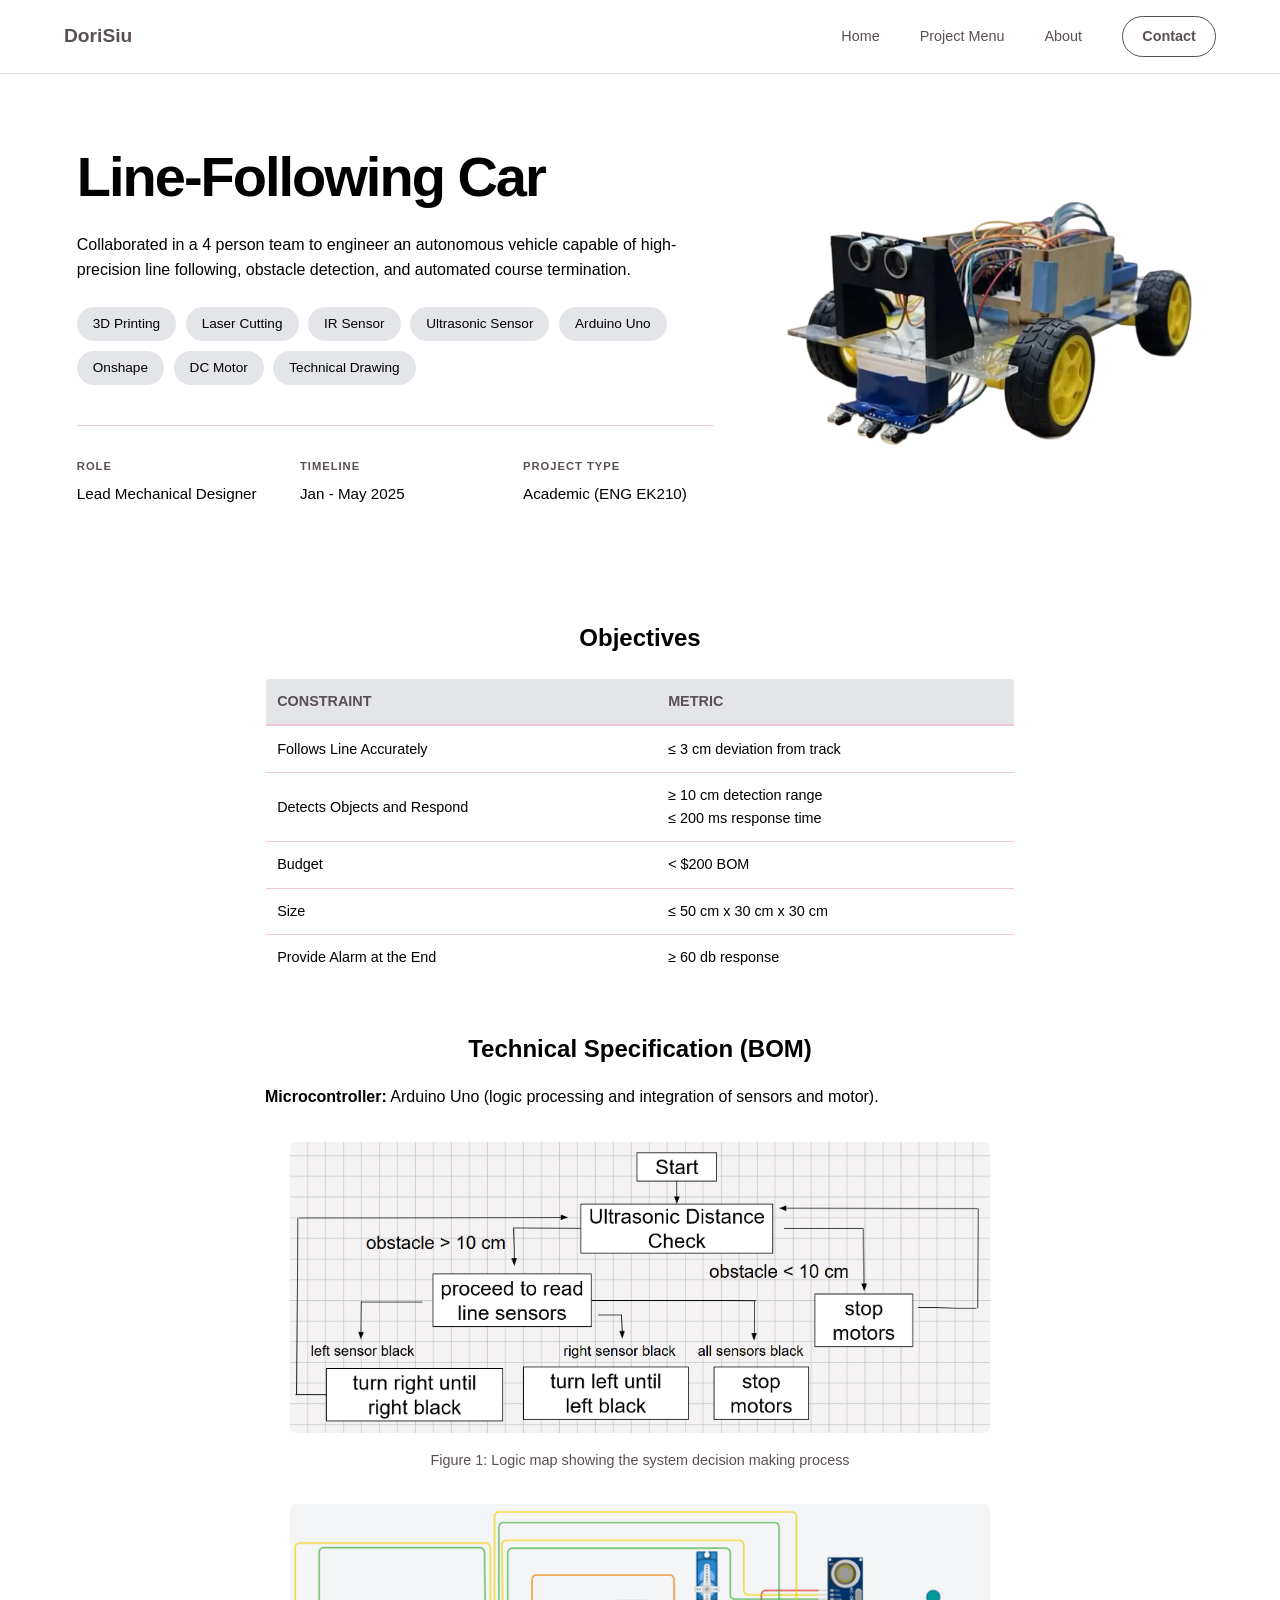
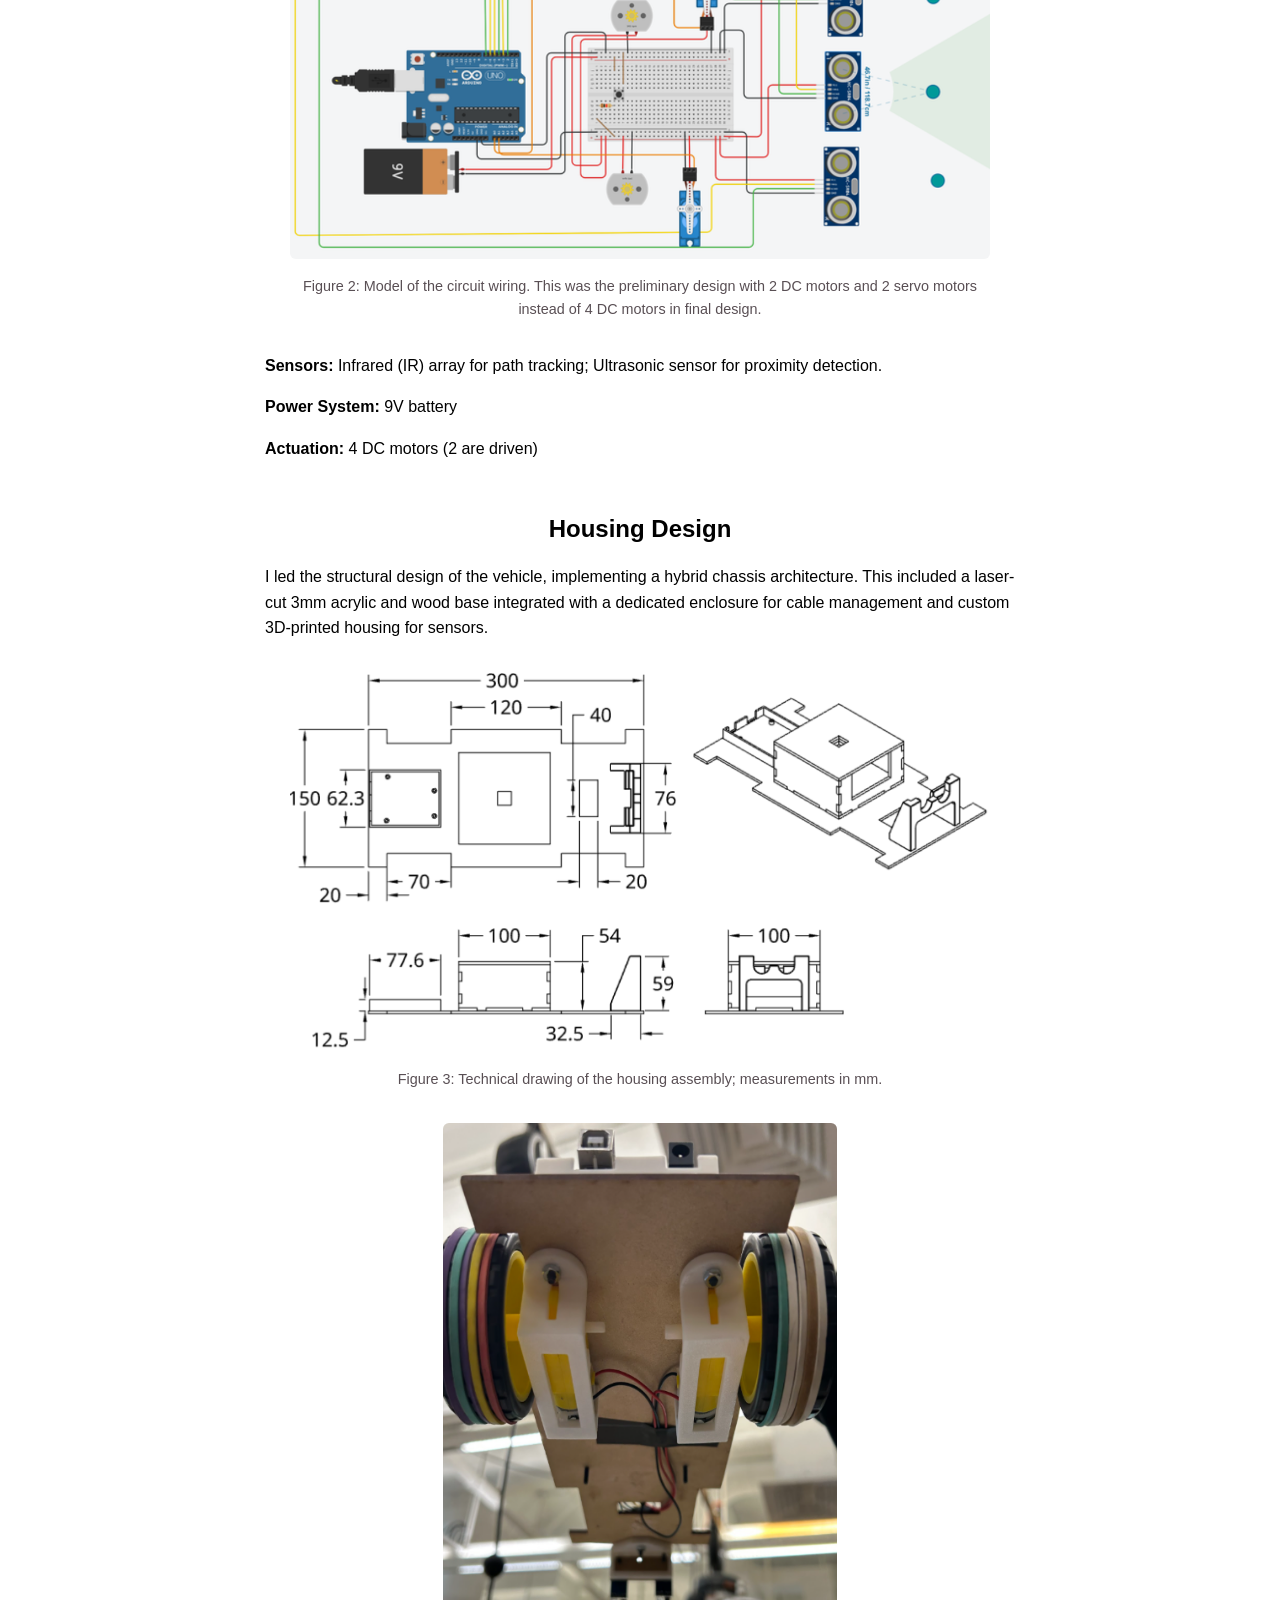
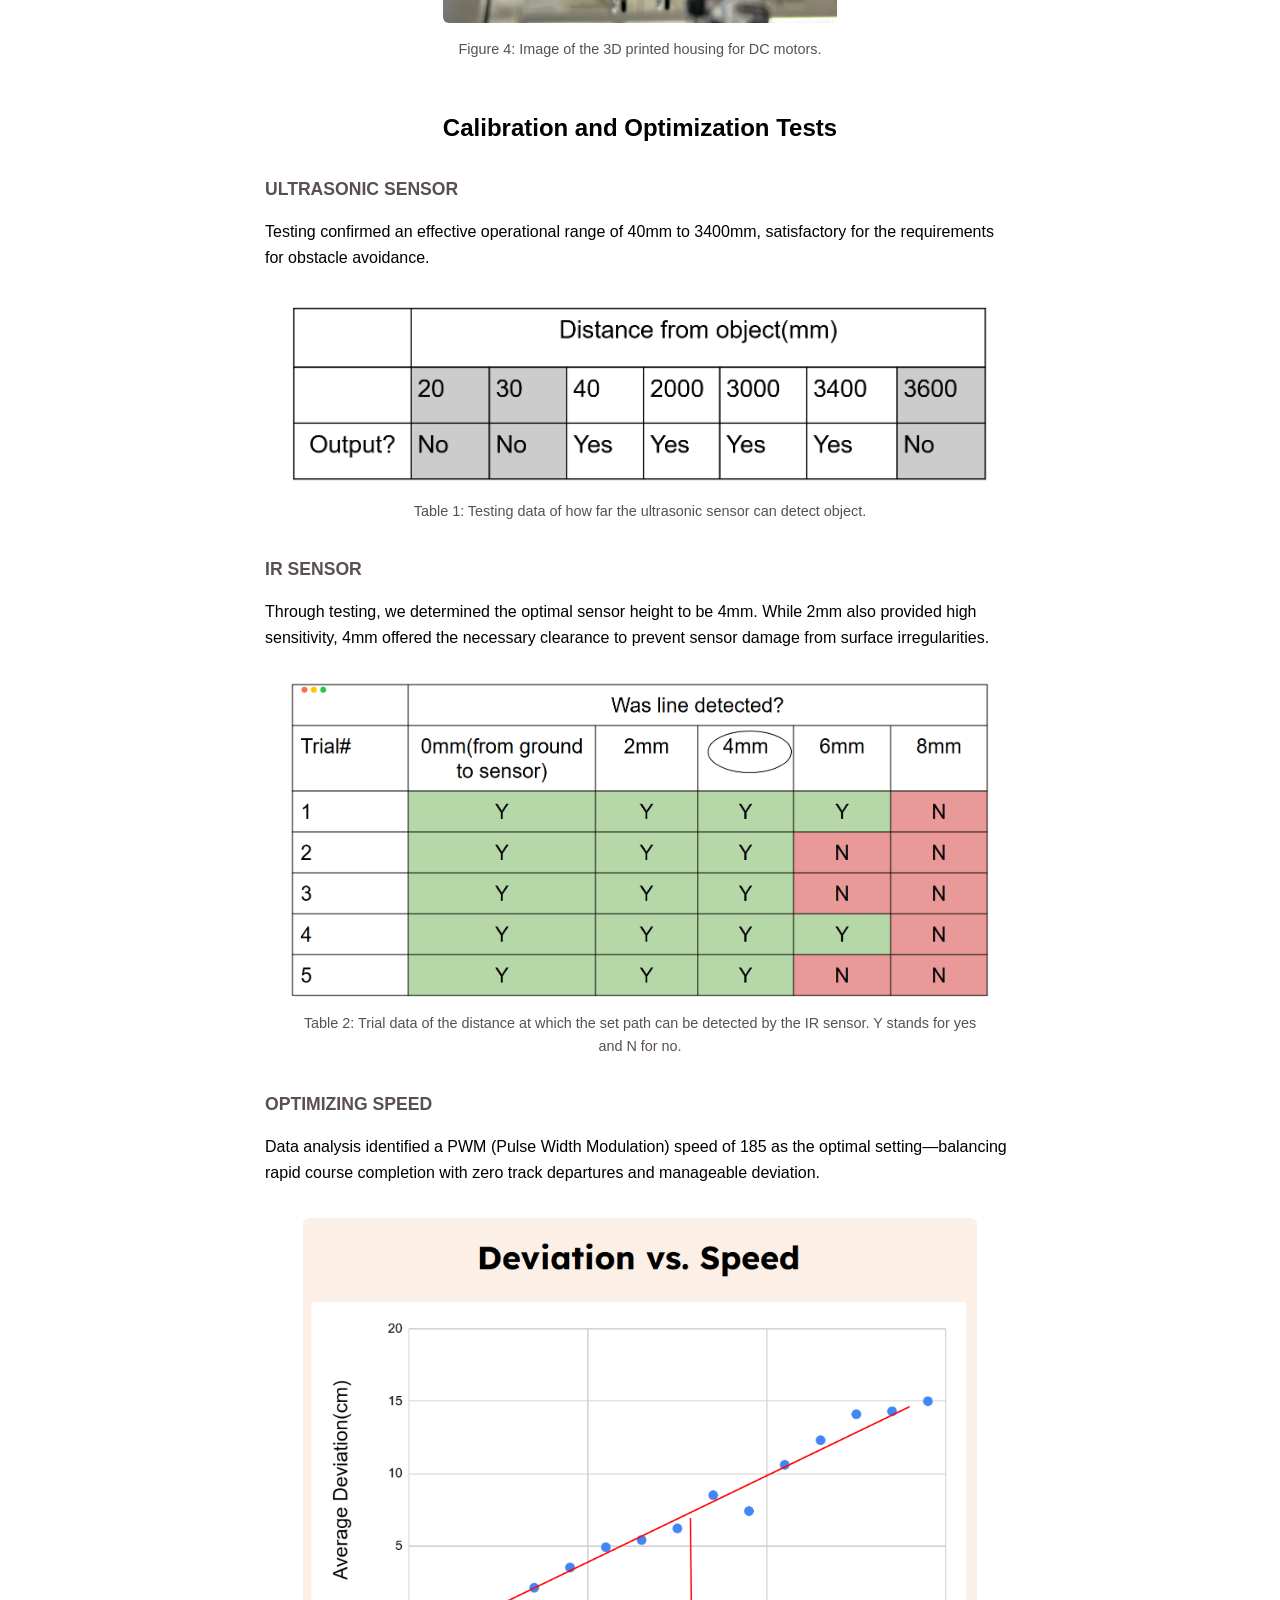
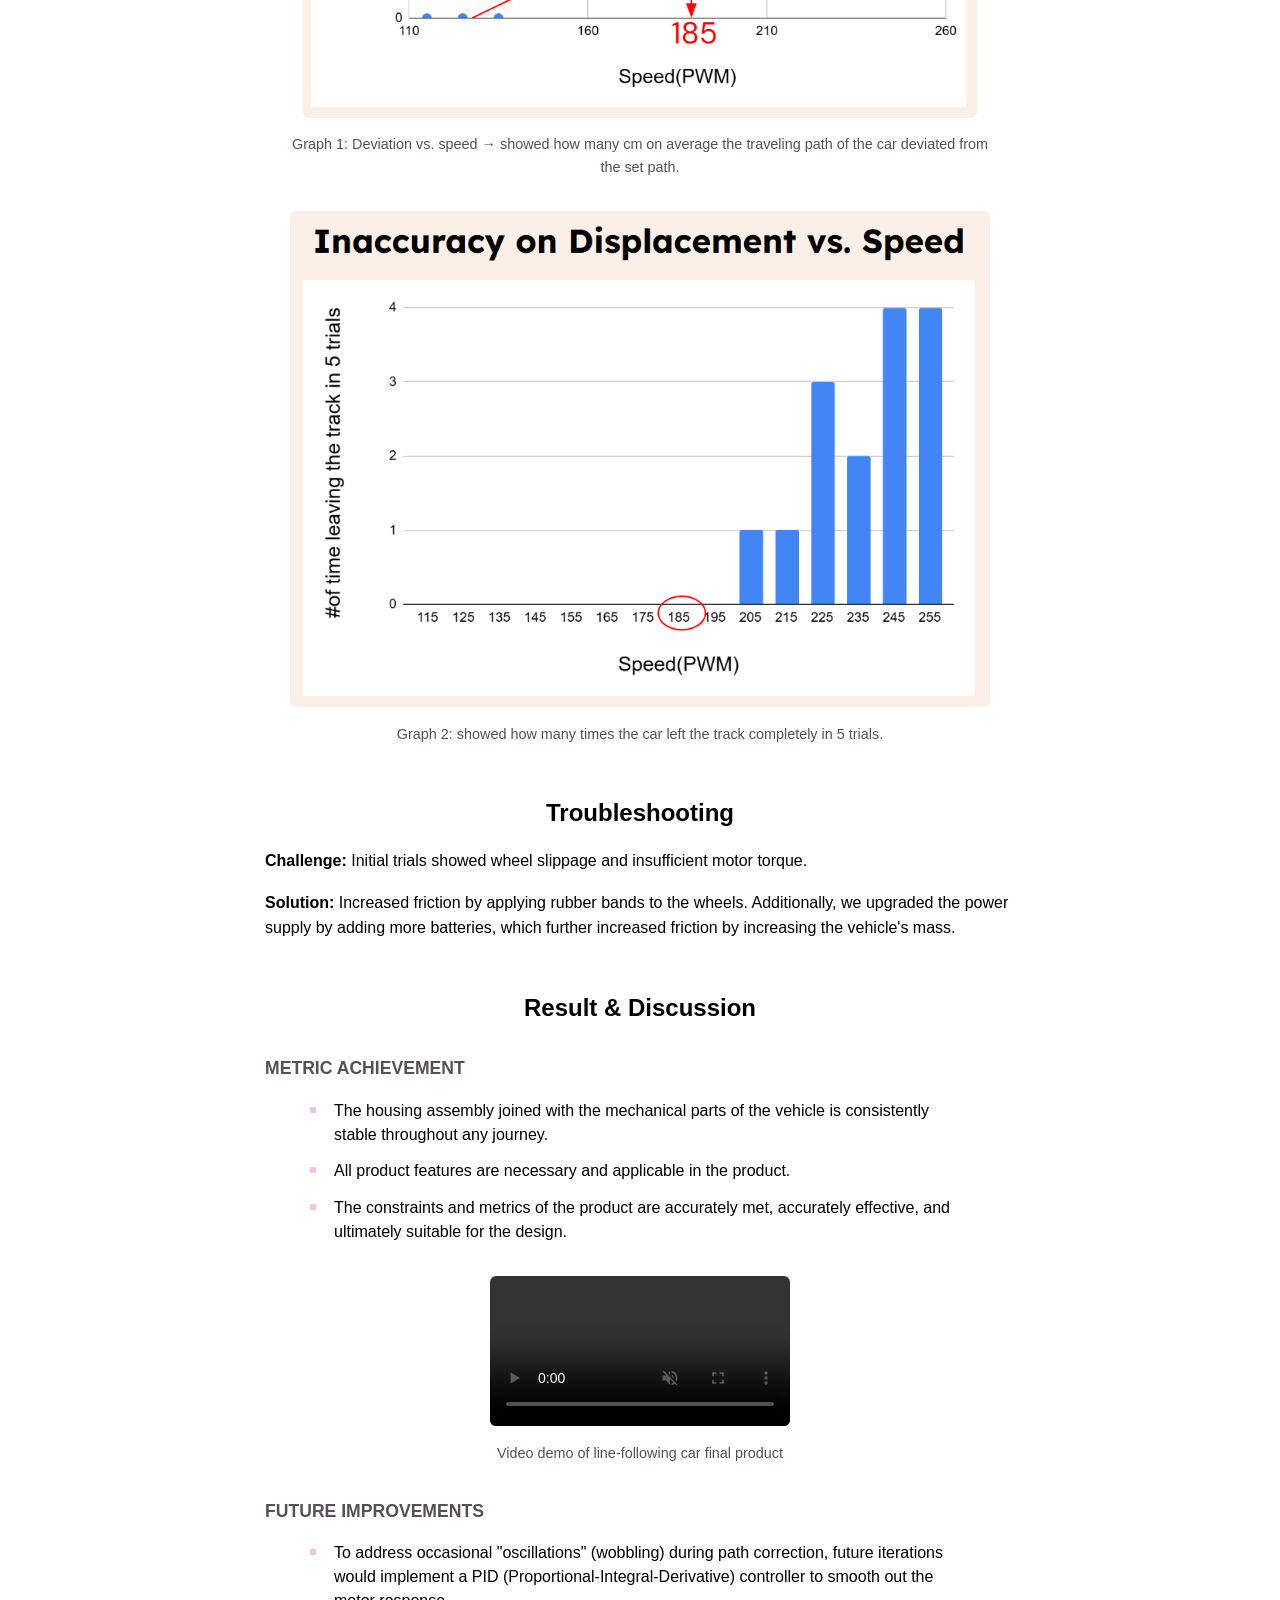
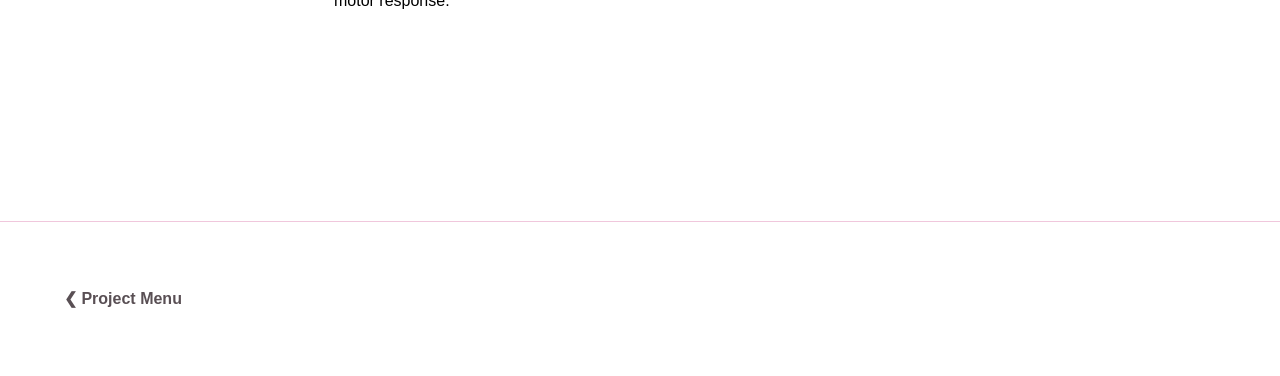
<file: LineCar.html>
<!DOCTYPE html>
<html lang="en">
<head>
    <meta charset="UTF-8">
    <meta name="viewport" content="width=device-width, initial-scale=1.0">
    <title>Line-Following Car | Doris Siu</title>
    
    <link rel="stylesheet" href="style.css">
</head> 

<body>

    <nav class="navbar">
        <a href="index.html" class="logo">DoriSiu</a>
        <input type="checkbox" id="nav-trigger" class="menu-toggle">
        <label for="nav-trigger" class="hamburger">
            <span></span>
            <span></span>
            <span></span>
        </label>
        <div class="nav-links">
            <a href="index.html">Home</a>
            <a href="index.html#project">Project Menu</a>
            <a href="index.html#about">About</a>
            <a href="index.html#contact" class="nav-contact">Contact</a>
        </div>
    </nav>

    <main class="container">
        <section class="hero-split">
            <div class="hero-content">
                <h1>Line-Following Car</h1>
                <p>Collaborated in a 4 person team to engineer an autonomous vehicle capable of high-precision line following, obstacle detection, and automated course termination.</p>

                <div class="tag-cloud">
                    <span class="tag">3D Printing</span>
                    <span class="tag">Laser Cutting</span>
                    <span class="tag">IR Sensor</span>
                    <span class="tag">Ultrasonic Sensor</span>
                    <span class="tag">Arduino Uno</span>
                    <span class="tag">Onshape</span>
                    <span class="tag">DC Motor</span>
                    <span class="tag">Technical Drawing</span>
                </div>

                <div class="spec-grid">
                    <div class="spec-item">
                        <label>Role</label>
                        <span>Lead Mechanical Designer</span>
                    </div>
                    <div class="spec-item">
                        <label>Timeline</label>
                        <span>Jan - May 2025</span>
                    </div>
                    <div class="spec-item">
                        <label>Project Type</label>
                        <span>Academic (ENG EK210)</span>
                    </div>
                </div>
            </div>

            <div class="hero-img">
                <img src="PortPhotos/car-front-noback.png" alt="Car Prototype">
            </div>
        </section>

        <section class="details">
            <h3>Objectives</h3>
                <div class="table-container">
                    <table class="spec-table">
                        <thead>
                            <tr>
                                <th>Constraint</th>
                                <th>Metric</th>
                            </tr>
                        </thead>
                        <tbody>
                            <tr>
                                <td>Follows Line Accurately</td>
                                <td>≤ 3 cm deviation from track</td>
                            </tr>
                            <tr>
                                <td>Detects Objects and Respond</td>
                                <td>≥ 10 cm detection range <br>≤ 200 ms response time</td>
                            </tr>
                            <tr>
                                <td>Budget</td>
                                <td>&lt; &dollar;200 BOM</td>
                            </tr>
                            <tr>
                                <td>Size</td>
                                <td>≤ 50 cm x 30 cm x 30 cm</td>
                            </tr>
                            <tr>
                                <td>Provide Alarm at the End</td>
                                <td>≥ 60 db response</td>
                            </tr>
                        </tbody>
                    </table>
                </div>
            
            <h3>Technical Specification (BOM)</h3>
                <p><strong>Microcontroller:</strong> Arduino Uno (logic processing and integration of sensors and motor).</p>
                <div class="media-wrap">
                    <img src="PortPhotos/210logicmap.png" alt="Logic Map">
                    <p>Figure 1: Logic map showing the system decision making process</p>
                </div>
                <div class="media-wrap">
                    <img src="PortPhotos/210wiring.png" alt="Wiring">
                    <p>Figure 2: Model of the circuit wiring. This was the preliminary design with 2 DC motors and 2 servo motors instead of 4 DC motors in final design.</p>
                </div>

                <p><strong>Sensors:</strong> Infrared (IR) array for path tracking; Ultrasonic sensor for proximity detection.</p>
                <p><strong>Power System:</strong> 9V battery</p>
                <p><strong>Actuation:</strong> 4 DC motors (2 are driven)</p>

                <h3>Housing Design</h3>
                <p>I led the structural design of the vehicle, implementing a hybrid chassis architecture. This included a laser-cut 3mm acrylic and wood base integrated with a dedicated enclosure for cable management and custom 3D-printed housing for sensors.</p>
                <div class="media-wrap">
                    <img src="PortPhotos/210housing.png" alt="Housing">
                    <p>Figure 3: Technical drawing of the housing assembly; measurements in mm.</p>
                </div>
                <div class="media-wrap">
                    <img src="PortPhotos/210wheels.png" alt="Wheel motor housing">
                    <p>Figure 4: Image of the 3D printed housing for DC motors.</p>
                </div>

            <h3>Calibration and Optimization Tests</h3>
            
                <h4>Ultrasonic Sensor</h4>
                <p>Testing confirmed an effective operational range of 40mm to 3400mm, satisfactory for the requirements for obstacle avoidance.</p>
                <div class="media-wrap">
                    <img src="PortPhotos/210ultrasense.png" alt="Data of ultrasonic sensor">
                    <p>Table 1: Testing data of how far the ultrasonic sensor can detect object.</p>
                </div>
                
                <h4>IR sensor</h4>
                <p>Through testing, we determined the optimal sensor height to be 4mm. While 2mm also provided high sensitivity, 4mm offered the necessary clearance to prevent sensor damage from surface irregularities.</p>
                <div class="media-wrap">
                    <img src="PortPhotos/210irsense.png" alt="Data of IR sensor">
                    <p>Table 2: Trial data of the distance at which the set path can be detected by the IR sensor. Y stands for yes and N for no.</p>
                </div>

                <h4>Optimizing speed</h4>
                <p>Data analysis identified a PWM (Pulse Width Modulation) speed of 185 as the optimal setting—balancing rapid course completion with zero track departures and manageable deviation.</p>
                <div class="media-wrap">
                    <img src="PortPhotos/210deviation.png" alt="Deviation vs. Speed graph">
                    <p>Graph 1: Deviation vs. speed → showed how many cm on average the traveling path of the car deviated from the set path.</p>
                </div>
                <div class="media-wrap">
                    <img src="PortPhotos/210displacement.png" alt="Displacement vs. Speed graph">
                    <p>Graph 2: showed how many times the car left the track completely in 5 trials.</p>
                </div>
                
            <h3>Troubleshooting</h3>
                <p><strong>Challenge:</strong> Initial trials showed wheel slippage and insufficient motor torque.</p>
                <p><strong>Solution:</strong> Increased friction by applying rubber bands to the wheels. Additionally, we upgraded the power supply by adding more batteries, which further increased friction by increasing the vehicle's mass.</p>

            <h3>Result & Discussion</h3>

                <h4>Metric Achievement</h4>
                <ul class="detail-list">
                    <li>The housing assembly joined with the mechanical parts of the vehicle is consistently stable throughout any journey.</li>
                    <li>All product features are necessary and applicable in the product.</li>
                    <li>The constraints and metrics of the product are accurately met, accurately effective, and ultimately suitable for the design.</li>               
                </ul>

                <div class="media-wrap">
                    <video controls autoplay muted playsinline>
                        <source src="PortVids/LineCarDemoConverted.mp4" type="video/mp4">
                        Your browser does not support the video tag.
                    </video>
                    <p>Video demo of line-following car final product</p>
                </div>

                <h4>Future Improvements</h4>
                <ul class="detail-list">
                    <li>To address occasional "oscillations" (wobbling) during path correction, future iterations would implement a PID (Proportional-Integral-Derivative) controller to smooth out the motor response.</li>
                </ul>


        </section>

    </main>

    <footer class="nav-footer">
        <a href="index.html#project">❮ Project Menu</a>
    </footer>

</body>
</html>
</file>
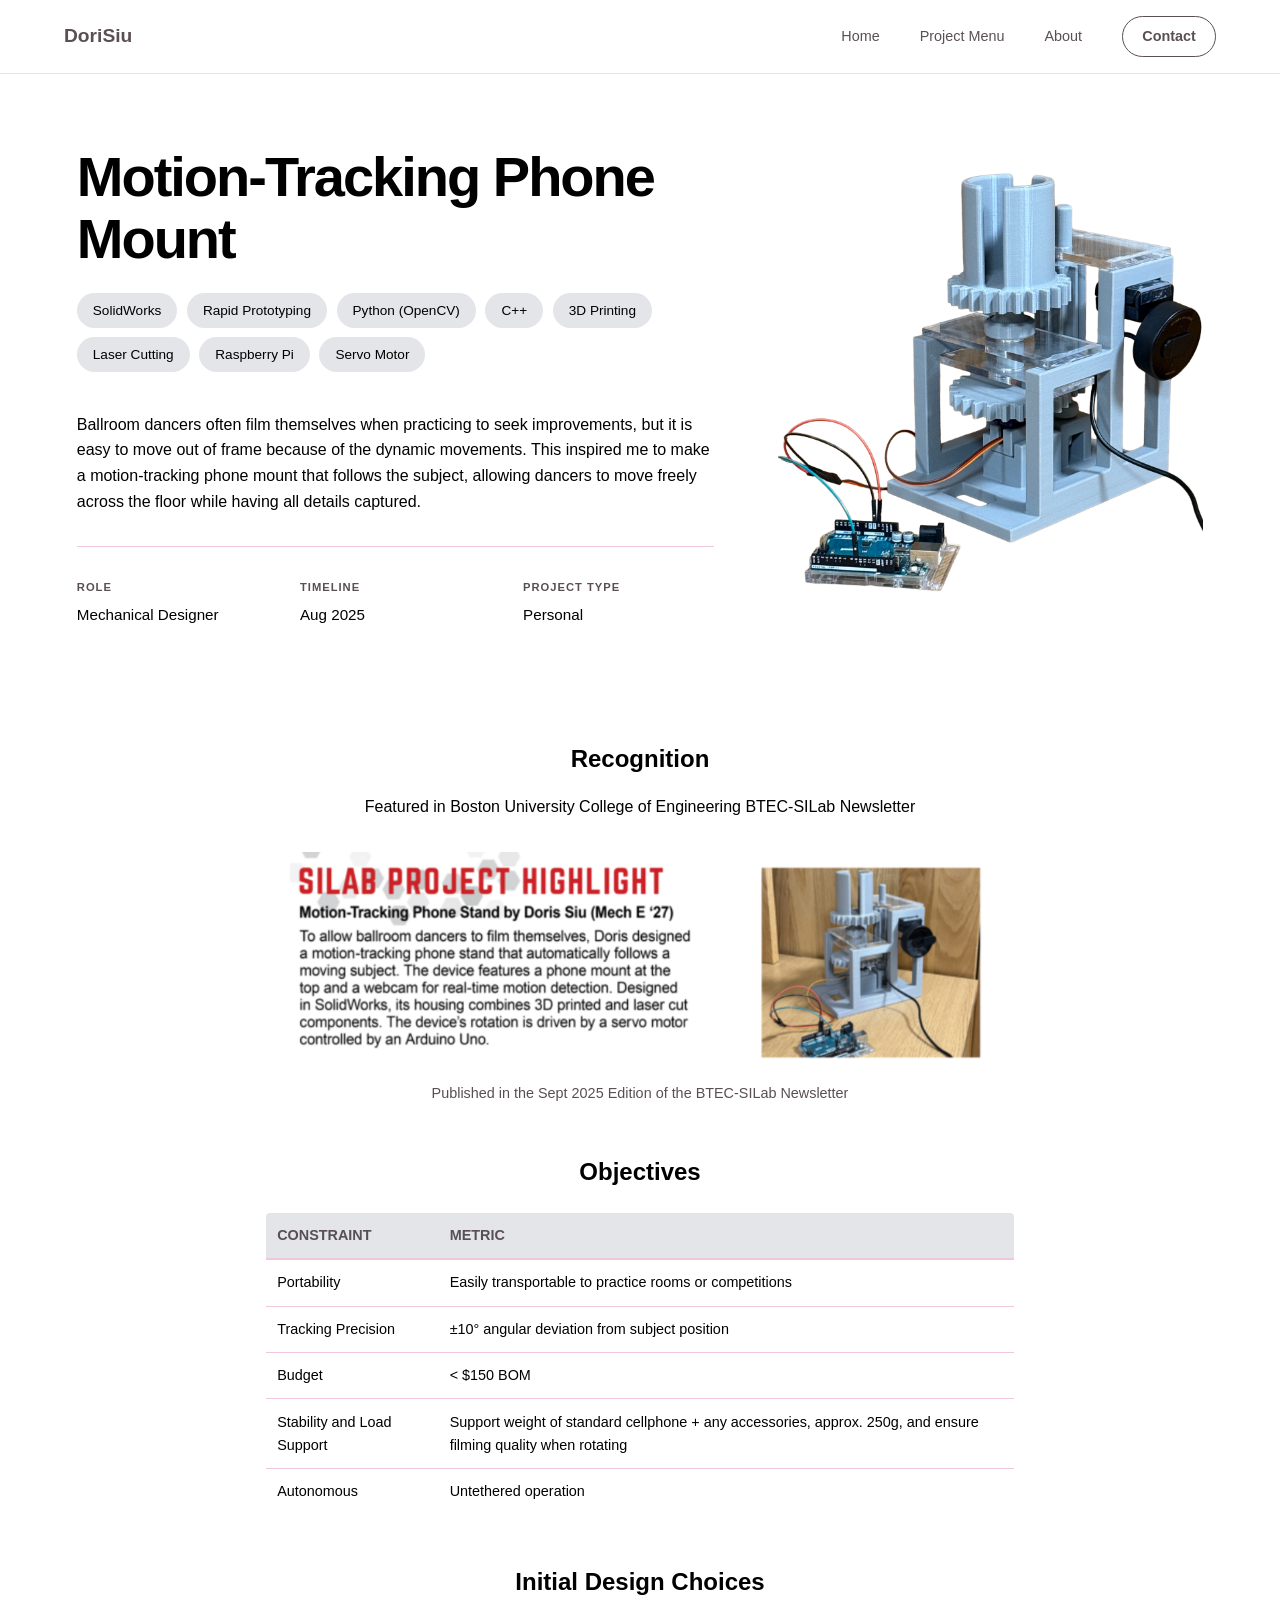
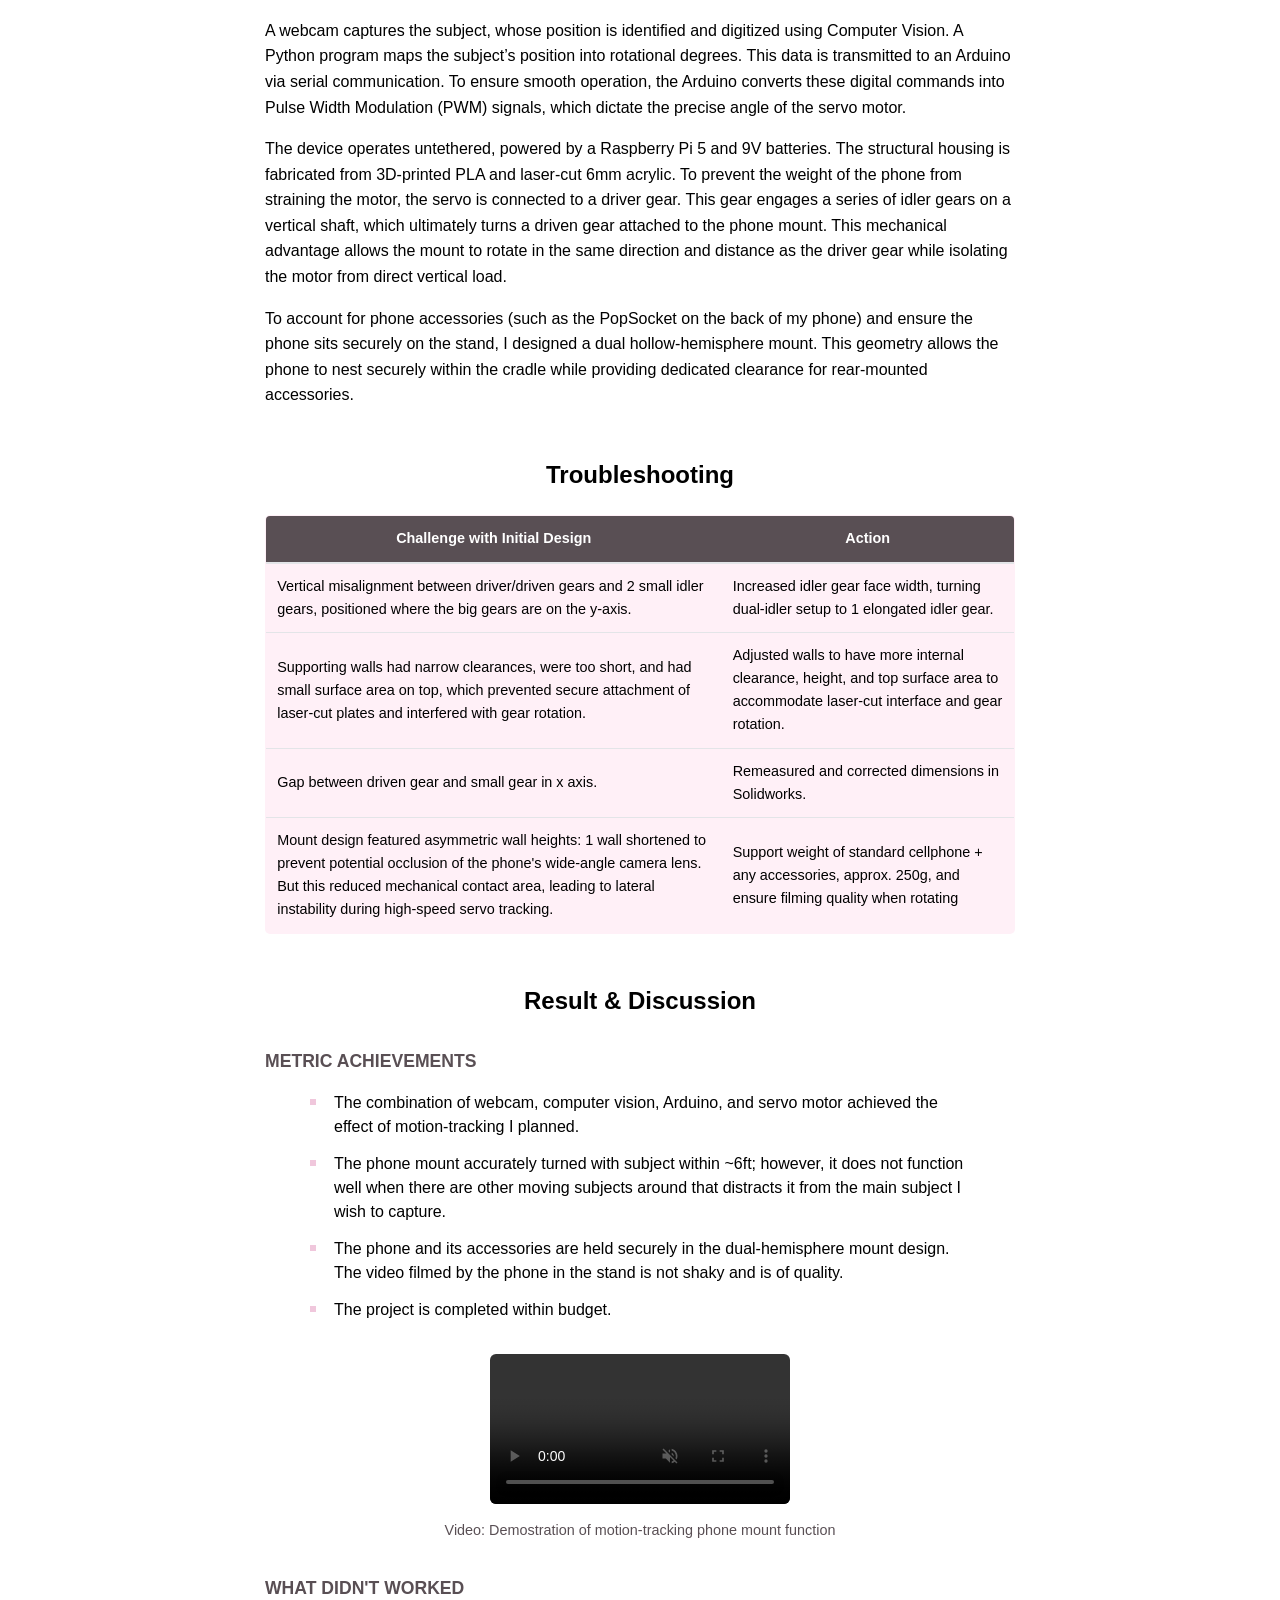
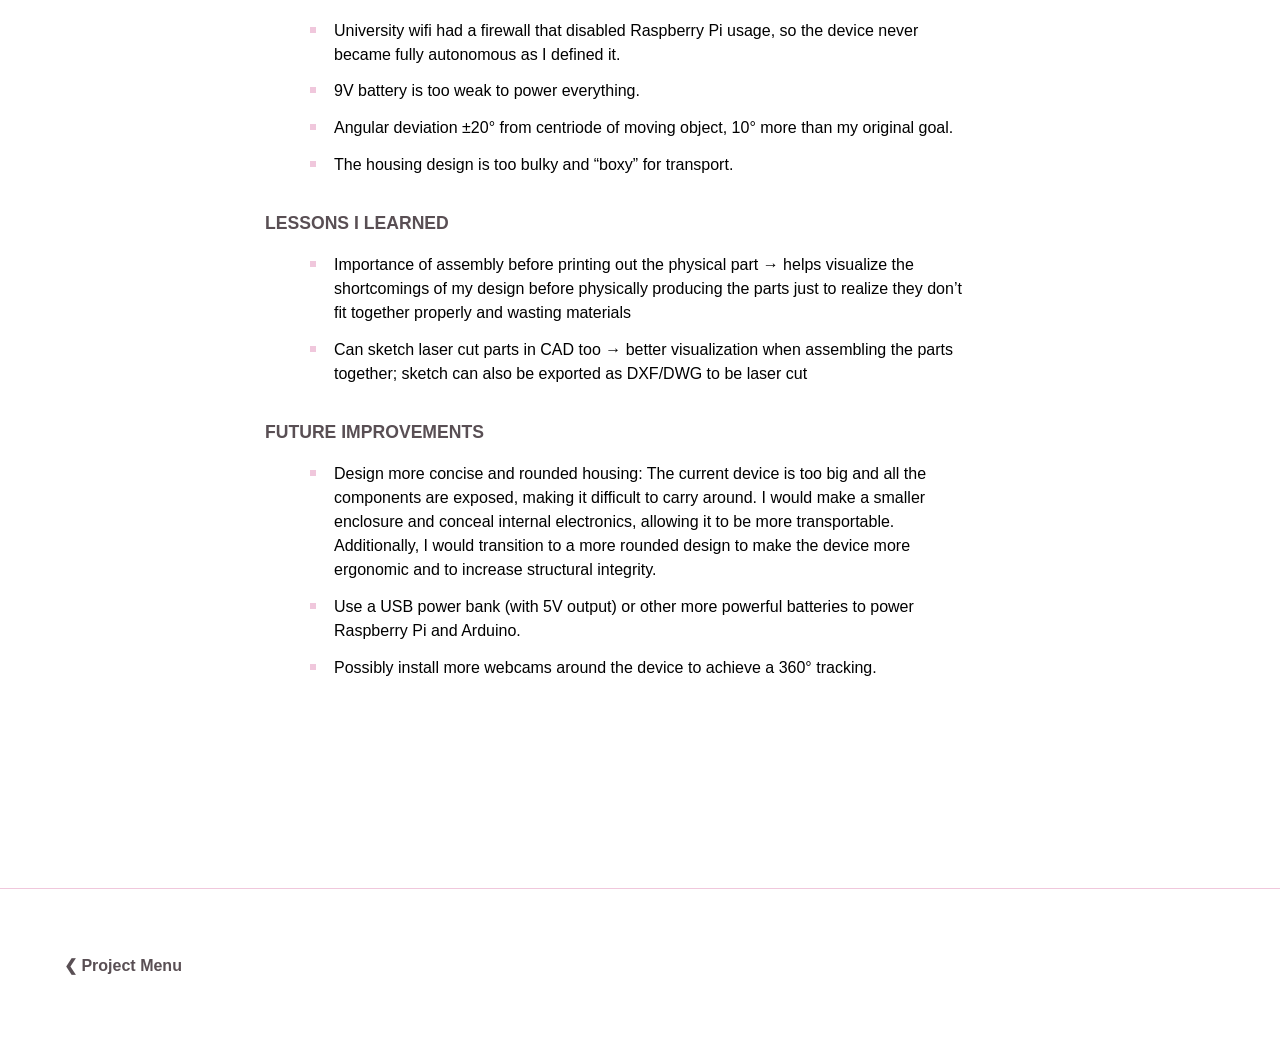
<file: PhoneMount.html>
<!DOCTYPE html>
<html lang="en">
<head>
    <meta charset="UTF-8">
    <meta name="viewport" content="width=device-width, initial-scale=1.0">
    <title>Motion-Tracking Phone Holder | Doris Siu</title>
    <link rel="stylesheet" href="style.css">
</head> 

<body>

    <nav class="navbar">
        <a href="index.html" class="logo">DoriSiu</a>
        <input type="checkbox" id="nav-trigger" class="menu-toggle">
        <label for="nav-trigger" class="hamburger">
            <span></span>
            <span></span>
            <span></span>
        </label>
        <div class="nav-links">
            <a href="index.html">Home</a>
            <a href="index.html#project">Project Menu</a>
            <a href="index.html#about">About</a>
            <a href="index.html#contact" class="nav-contact">Contact</a>
        </div>
    </nav>

    <main class="container">
        
        <section class="hero-split">
            <div class="hero-content">
                <h1>Motion-Tracking Phone Mount</h1>
                
                <div class="tag-cloud">
                    <span class="tag">SolidWorks</span>
                    <span class="tag">Rapid Prototyping</span>
                    <span class="tag">Python (OpenCV)</span>
                    <span class="tag">C++</span>
                    <span class="tag">3D Printing</span>
                    <span class="tag">Laser Cutting</span>
                    <span class="tag">Raspberry Pi</span>
                    <span class="tag">Servo Motor</span>
                </div>

                <p>Ballroom dancers often film themselves when practicing to seek improvements, but it is easy to move out of frame because of the dynamic movements. This inspired me to make a motion-tracking phone mount that follows the subject, allowing dancers to move freely across the floor while having all details captured.</p>
                

                <div class="spec-grid">
                    <div class="spec-item">
                        <label>Role</label>
                        <span>Mechanical Designer</span>
                    </div>
                    <div class="spec-item">
                        <label>Timeline</label>
                        <span>Aug 2025</span>
                    </div>
                    <div class="spec-item">
                        <label>Project Type</label>
                        <span>Personal</span>
                    </div>
                </div>
            </div>

            <div class="hero-img">
                <img src="PortPhotos/phone-mount-noback.png" alt="Motion Tracking Phone Mount">
            </div>

        </section>

        <section class="details">

            <h3>Recognition</h3>
            <p style="text-align: center;">Featured in Boston University College of Engineering BTEC-SILab Newsletter</p>
            <div class="media-wrap">
                <img src="PortPhotos/silab-news.png" alt="SILab-BTEC Newsletter">
                <p>Published in the Sept 2025 Edition of the BTEC-SILab Newsletter</p>
            </div>


            <h3>Objectives</h3>
            <div class="table-container">
                <table class="spec-table">
                    <thead>
                        <tr>
                            <th>Constraint</th>
                            <th>Metric</th>
                        </tr>
                    </thead>
                    <tbody>
                        <tr>
                            <td>Portability</td>
                            <td>Easily transportable to practice rooms or competitions</td>
                        </tr>
                        <tr>
                            <td>Tracking Precision</td>
                            <td>&#177;10&deg; angular deviation from subject position</td>
                        </tr>
                        <tr>
                            <td>Budget</td>
                            <td>&lt; &dollar;150 BOM</td>
                        </tr>
                        <tr>
                            <td>Stability and Load Support</td>
                            <td>Support weight of standard cellphone + any accessories, approx. 250g, and ensure filming quality when rotating</td>
                        </tr>
                        <tr>
                            <td>Autonomous</td>
                            <td>Untethered operation</td>
                        </tr>
                    </tbody>
                </table>
            </div>
            
            <h3>Initial Design Choices</h3>
            <p>A webcam captures the subject, whose position is identified and digitized using Computer Vision. A Python program maps the subject’s position into rotational degrees. This data is transmitted to an Arduino via serial communication. To ensure smooth operation, the Arduino converts these digital commands into Pulse Width Modulation (PWM) signals, which dictate the precise angle of the servo motor.</p>
            <p>The device operates untethered, powered by a Raspberry Pi 5 and 9V batteries. The structural housing is fabricated from 3D-printed PLA and laser-cut 6mm acrylic. To prevent the weight of the phone from straining the motor, the servo is connected to a driver gear. This gear engages a series of idler gears on a vertical shaft, which ultimately turns a driven gear attached to the phone mount. This mechanical advantage allows the mount to rotate in the same direction and distance as the driver gear while isolating the motor from direct vertical load.</p>
            <p>To account for phone accessories (such as the PopSocket on the back of my phone) and ensure the phone sits securely on the stand, I designed a dual hollow-hemisphere mount. This geometry allows the phone to nest securely within the cradle while providing dedicated clearance for rear-mounted accessories.</p>

            <h3>Troubleshooting</h3>
            <div class="table-container">
                <table class="trouble-table">
                    <thead>
                        <tr>
                            <th>Challenge with Initial Design</th>
                            <th>Action</th>
                        </tr>
                    </thead>
                    <tbody>
                        <tr>
                            <td>Vertical misalignment between driver/driven gears and 2 small idler gears, positioned where the big gears are on the y-axis.</td>
                            <td>Increased idler gear face width, turning dual-idler setup to 1 elongated idler gear.</td>
                        </tr>
                        <tr>
                            <td>Supporting walls had narrow clearances, were too short, and had small surface area on top, which prevented secure attachment of laser-cut plates and interfered with gear rotation.</td>
                            <td>Adjusted walls to have more internal clearance, height, and top surface area to accommodate laser-cut interface and gear rotation.</td>
                        </tr>
                        <tr>
                            <td>Gap between driven gear and small gear in x axis.</td>
                            <td>Remeasured and corrected dimensions in Solidworks.</td>
                        </tr>
                        <tr>
                            <td>Mount design featured asymmetric wall heights: 1 wall shortened to prevent potential occlusion of the phone's wide-angle camera lens. But this reduced mechanical contact area, leading to lateral instability during high-speed servo tracking.</td>
                            <td>Support weight of standard cellphone + any accessories, approx. 250g, and ensure filming quality when rotating</td>
                        </tr>
                    </tbody>
                </table>
            </div>

            <h3>Result & Discussion</h3>
            
            <h4>Metric Achievements</h4>
            <ul class="detail-list">
                <li>The combination of webcam, computer vision, Arduino, and servo motor achieved the effect of motion-tracking I planned.</li>
                <li>The phone mount accurately turned with subject within ~6ft; however, it does not function well when there are other moving subjects around that distracts it from the main subject I wish to capture.</li>
                <li>The phone and its accessories are held securely in the dual-hemisphere mount design. The video filmed by the phone in the stand is not shaky and is of quality.</li>
                <li>The project is completed within budget.</li>
            </ul>

            <div class="media-wrap">
                <video controls autoplay muted playsinline>
                    <source src="PortVids/PhoneHolderDemoConverted.mp4" type="video/mp4">
                    Your browser does not support the video tag.
                </video>
                <p style="max-width: 400px;">Video: Demostration of motion-tracking phone mount function</p>
            </div>

            <h4>What didn't worked</h4>
            <ul class="detail-list">
                <li>University wifi had a firewall that disabled Raspberry Pi usage, so the device never became fully autonomous as I defined it.</li>
                <li>9V battery is too weak to power everything.</li>
                <li>Angular deviation &#177;20&deg; from centriode of moving object, 10&deg; more than my original goal.</li>
                <li>The housing design is too bulky and “boxy” for transport.</li>
            </ul>

            <h4>Lessons I learned</h4>
            <ul class="detail-list">
                <li>Importance of assembly before printing out the physical part → helps visualize the shortcomings of my design before physically producing the parts just to realize they don’t fit together properly and wasting materials</li>
                <li>Can sketch laser cut parts in CAD too → better visualization when assembling the parts together; sketch can also be exported as DXF/DWG to be laser cut</li>
            </ul>

            <h4>Future Improvements</h4>
            <ul class="detail-list">
                <li>Design more concise and rounded housing: The current device is too big and all the components are exposed, making it difficult to carry around. I would make a smaller enclosure and conceal internal electronics, allowing it to be more transportable. Additionally, I would transition to a more rounded design to make the device more ergonomic and to increase structural integrity.</li>
                <li>Use a USB power bank (with 5V output) or other more powerful batteries to power Raspberry Pi and Arduino.</li>
                <li>Possibly install more webcams around the device to achieve a 360&deg; tracking.</li>
            </ul>
            
        </section>

    </main>

    

    <footer class="nav-footer">
        <a href="index.html#project">❮ Project Menu</a>
    </footer>

</body>
</html>
</file>
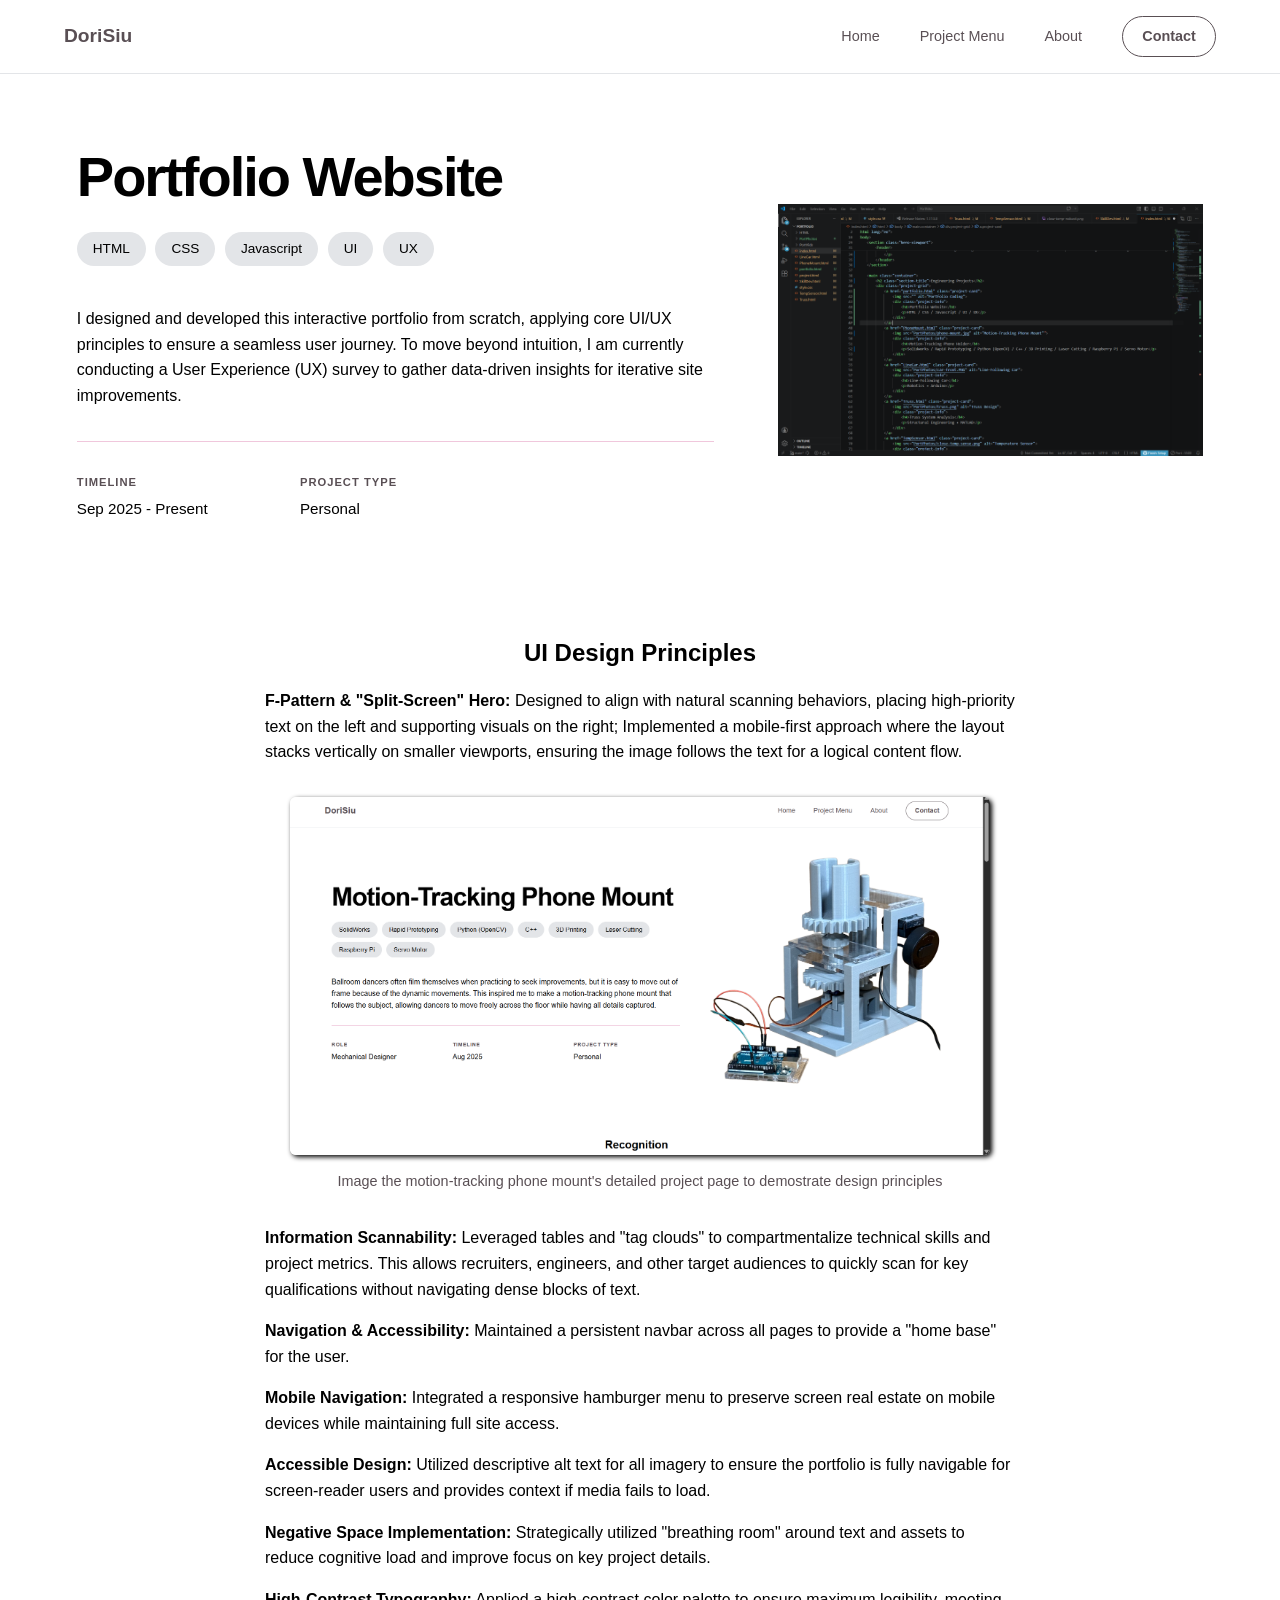
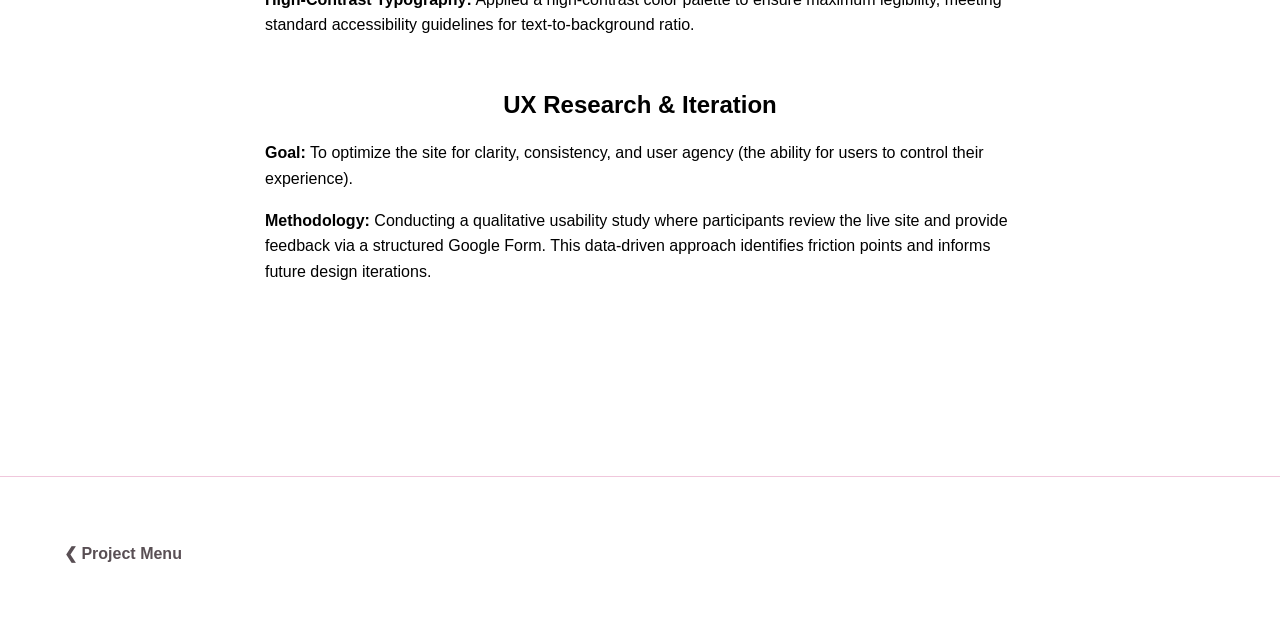
<file: portfolio.html>
<!DOCTYPE html>
<html lang="en">
<head>
    <meta charset="UTF-8">
    <meta name="viewport" content="width=device-width, initial-scale=1.0">
    <title>Portfolio Website | Doris Siu</title>
    <link rel="stylesheet" href="style.css">
</head> 

<body>

    <nav class="navbar">
        <a href="index.html" class="logo">DoriSiu</a>
        <input type="checkbox" id="nav-trigger" class="menu-toggle">
        <label for="nav-trigger" class="hamburger">
            <span></span>
            <span></span>
            <span></span>
        </label>
        <div class="nav-links">
            <a href="index.html">Home</a>
            <a href="index.html#project">Project Menu</a>
            <a href="index.html#about">About</a>
            <a href="index.html#contact" class="nav-contact">Contact</a>
        </div>
    </nav>

    <main class="container">
        
        <section class="hero-split">
            <div class="hero-content">
                <h1>Portfolio Website</h1>
                
                <div class="tag-cloud">
                    <span class="tag">HTML</span>
                    <span class="tag">CSS</span>
                    <span class="tag">Javascript</span>
                    <span class="tag">UI</span>
                    <span class="tag">UX</span>
                </div>

                <p>I designed and developed this interactive portfolio from scratch, applying core UI/UX principles to ensure a seamless user journey. To move beyond intuition, I am currently conducting a User Experience (UX) survey to gather data-driven insights for iterative site improvements.</p>

                <div class="spec-grid">
                    <div class="spec-item">
                        <label>Timeline</label>
                        <span>Sep 2025 - Present</span>
                    </div>
                    <div class="spec-item">
                        <label>Project Type</label>
                        <span>Personal</span>
                    </div>
                </div>
            </div>

            <div class="hero-img">
                <img src="PortPhotos/portfolio coding.png" alt="Motion Tracking Phone Mount">
            </div>

        </section>

        <section class="details">

            <h3>UI Design Principles</h3>
            <p><strong>F-Pattern & "Split-Screen" Hero:</strong> Designed to align with natural scanning behaviors, placing high-priority text on the left and supporting visuals on the right; Implemented a mobile-first approach where the layout stacks vertically on smaller viewports, ensuring the image follows the text for a logical content flow.</p>
            <div class="media-wrap">
                <img src="PortPhotos/UI-ex-proj.png" alt="Image of phone mount project page" style="box-shadow: 2px 2px 5px black;">
                <p>Image the motion-tracking phone mount's detailed project page to demostrate design principles</p>
            </div>
            <p><strong>Information Scannability:</strong> Leveraged tables and "tag clouds" to compartmentalize technical skills and project metrics. This allows recruiters, engineers, and other target audiences to quickly scan for key qualifications without navigating dense blocks of text.</p>
            <p><strong>Navigation & Accessibility:</strong> Maintained a persistent navbar across all pages to provide a "home base" for the user.</p>
            <p><strong>Mobile Navigation:</strong> Integrated a responsive hamburger menu to preserve screen real estate on mobile devices while maintaining full site access.</p>
            <p><strong>Accessible Design:</strong> Utilized descriptive alt text for all imagery to ensure the portfolio is fully navigable for screen-reader users and provides context if media fails to load.</p>
            <p><strong>Negative Space Implementation:</strong> Strategically utilized "breathing room" around text and assets to reduce cognitive load and improve focus on key project details.</p>
            <p><strong>High-Contrast Typography:</strong> Applied a high-contrast color palette to ensure maximum legibility, meeting standard accessibility guidelines for text-to-background ratio.</p>

            <h3>UX Research & Iteration</h3>
            <p><strong>Goal:</strong> To optimize the site for clarity, consistency, and user agency (the ability for users to control their experience).</p>
            <p><strong>Methodology:</strong> Conducting a qualitative usability study where participants review the live site and provide feedback via a structured Google Form. This data-driven approach identifies friction points and informs future design iterations.</p>
            
        </section>

    </main>

    

    <footer class="nav-footer">
        <a href="index.html#project">❮ Project Menu</a>
    </footer>

</body>
</html>
</file>
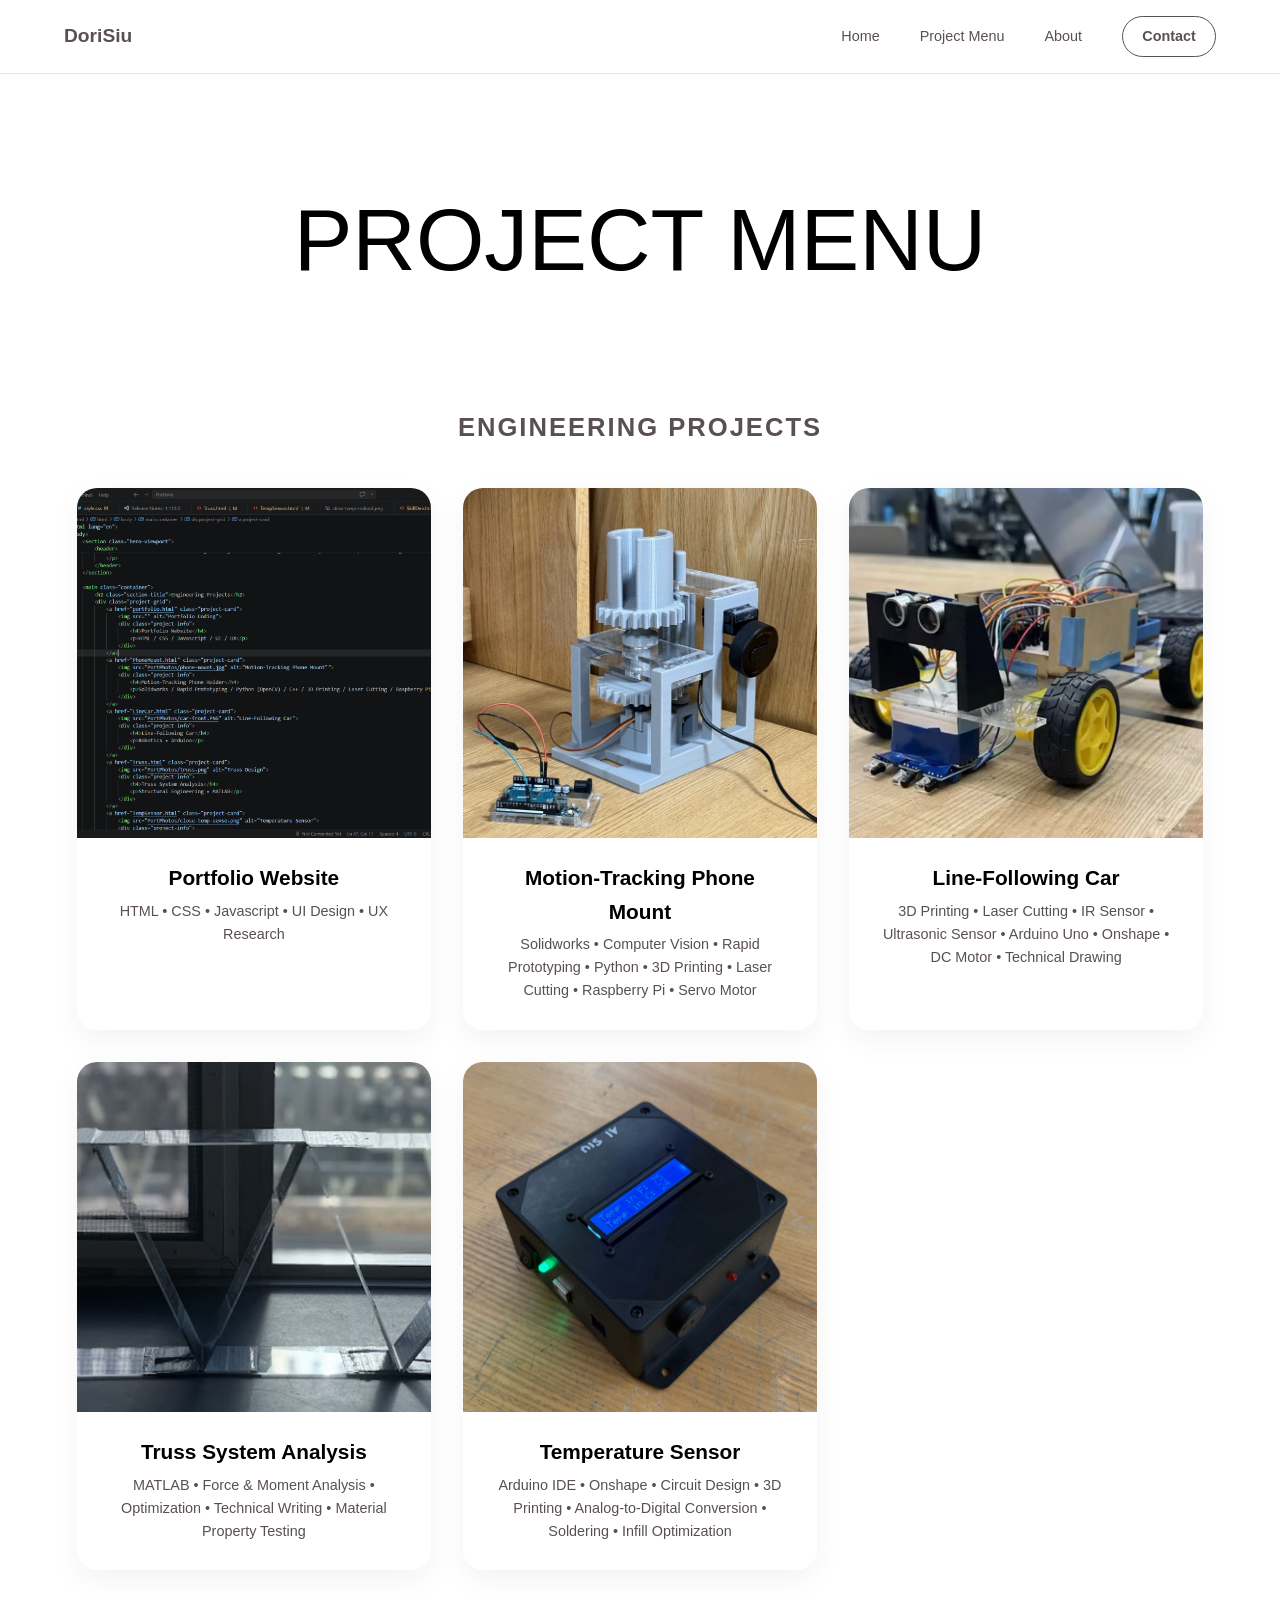
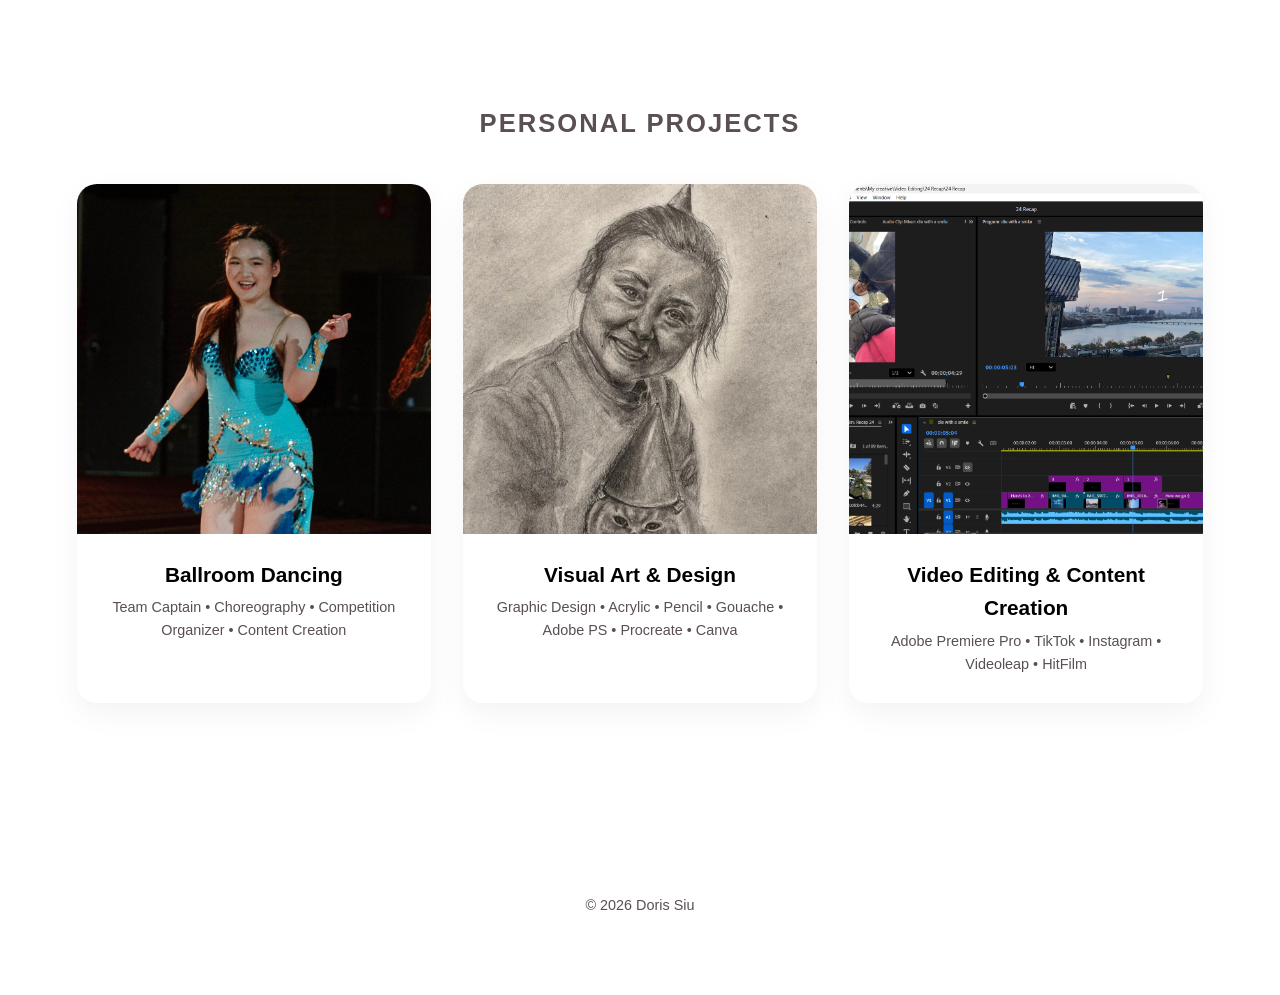
<file: project.html>
<!DOCTYPE html>
<html lang="en">
<head>
    <meta charset="UTF-8">
    <meta name="viewport" content="width=device-width, initial-scale=1.0">
    <title>Projects | Doris Siu</title>
    <link href="style.css" rel="stylesheet">
</head>
<body>

    <nav class="navbar">
        <a href="index.html" class="logo">DoriSiu</a>

        <input type="checkbox" id="nav-trigger" class="menu-toggle">
        <label for="nav-trigger" class="hamburger">
            <span></span>
            <span></span>
            <span></span>
        </label>

        <div class="nav-links">
            <a href="index.html">Home</a>
            <a href="project.html">Project Menu</a>
            <a href="index.html#about">About</a>
            <a href="index.html#contact" class="nav-contact">Contact</a>
        </div>
    </nav>

    <h6>Project Menu</h6>

     <main class="container">
        <h2 class="section-title">Engineering Projects</h2>
        <div class="project-grid">
            <a href="portfolio.html" class="project-card">
                <img src="PortPhotos/portfolio coding.png" alt="Portfolio Coding">
                <div class="project-info">
                    <h4>Portfolio Website</h4>
                    <p>HTML • CSS • Javascript • UI Design • UX Research</p>
                </div>
            </a>
            <a href="PhoneMount.html" class="project-card">
                <img src="PortPhotos/phone-mount.jpg" alt="Motion-Tracking Phone Mount">
                <div class="project-info">
                    <h4>Motion-Tracking Phone Mount</h4>
                    <p>Solidworks • Computer Vision • Rapid Prototyping • Python • 3D Printing • Laser Cutting • Raspberry Pi • Servo Motor</p>
                </div>
            </a>
            <a href="LineCar.html" class="project-card">
                <img src="PortPhotos/car-front.PNG" alt="Line-Following Car">
                <div class="project-info">
                    <h4>Line-Following Car</h4>
                    <p>3D Printing • Laser Cutting • IR Sensor • Ultrasonic Sensor • Arduino Uno • Onshape • DC Motor • Technical Drawing</p>
                </div>
            </a>
            <a href="Truss.html" class="project-card">
                <img src="PortPhotos/truss.png" alt="Truss Design">
                <div class="project-info">
                    <h4>Truss System Analysis</h4>
                    <p>MATLAB • Force & Moment Analysis • Optimization • Technical Writing • Material Property Testing</p>
                </div>
            </a>
            <a href="TempSensor.html" class="project-card">
                <img src="PortPhotos/close-temp-sense.png" alt="Temperature Sensor">
                <div class="project-info">
                    <h4>Temperature Sensor</h4>
                    <p>Arduino IDE • Onshape • Circuit Design • 3D Printing • Analog-to-Digital Conversion • Soldering • Infill Optimization</p>
                </div>
            </a>
        </div>
    </main>

    <main class="container" id="PersonalProjects">
        <h2 class="section-title">Personal Projects</h2>
        <div class="project-grid">
            <a href="Personal Proj/ballroom.html" class="project-card">
                <img src="PortPhotos/Doris in blue dress.JPG" alt="Doris dancing" style="object-position: 50% 25%;">
                <div class="project-info">
                    <h4>Ballroom Dancing</h4>
                    <p>Team Captain • Choreography • Competition Organizer • Content Creation</p>
                </div>
            </a>
            <a href="Personal Proj/draw.html" class="project-card">
                <img src="PortPhotos/mom drawing.jpg" alt="Doris's drawing" style="object-position: 50% 15%;">
                <div class="project-info">
                    <h4>Visual Art & Design</h4>
                    <p>Graphic Design • Acrylic • Pencil • Gouache • Adobe PS • Procreate • Canva</p>
                </div>
            </a>
            <a href="Personal Proj/content.html" class="project-card">
                <img src="PortPhotos/AdobePremiere.png" alt="Doris's video">
                <div class="project-info">
                    <h4>Video Editing & Content Creation</h4>
                    <p>Adobe Premiere Pro • TikTok • Instagram • Videoleap • HitFilm</p>
                </div>
            </a>

        </div>
    </main>

    <footer class="footer-main">
        <p>&copy; 2026 Doris Siu</p>
    </footer>

</body>
</html>
</file>
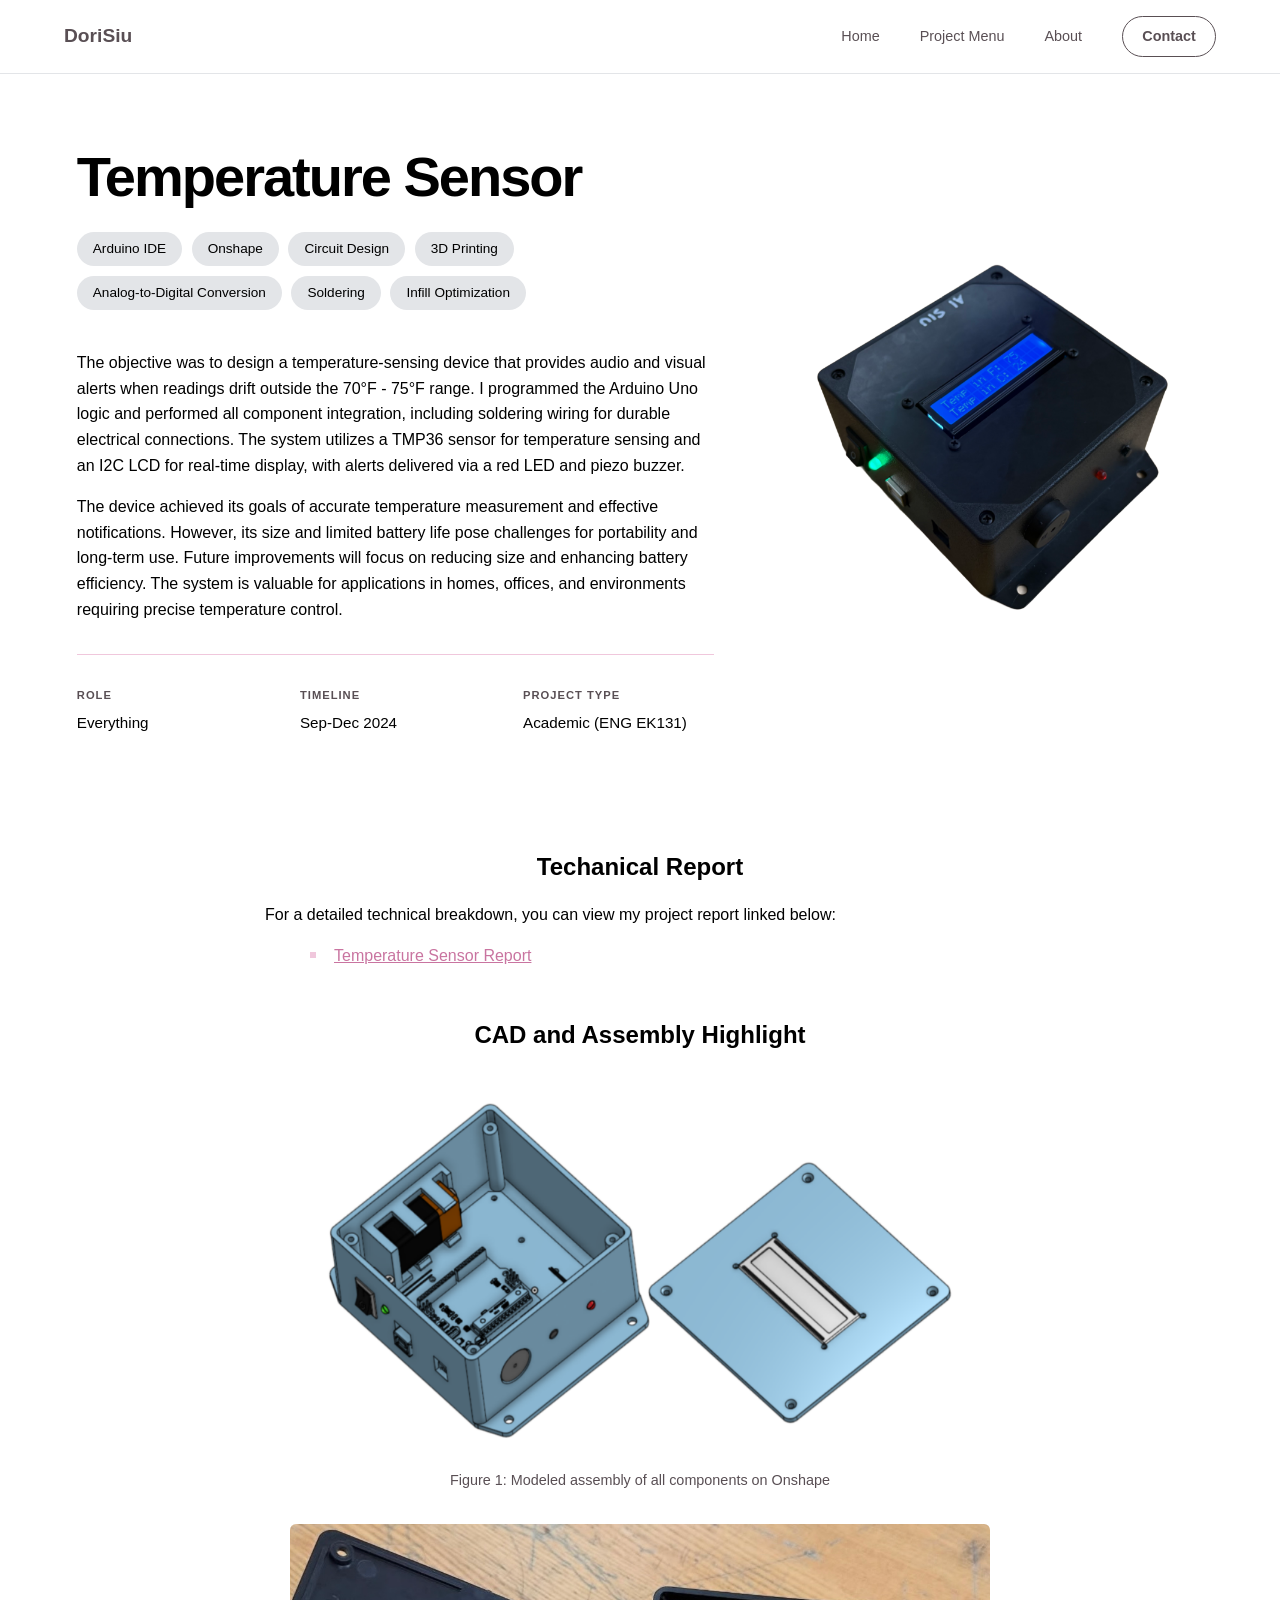
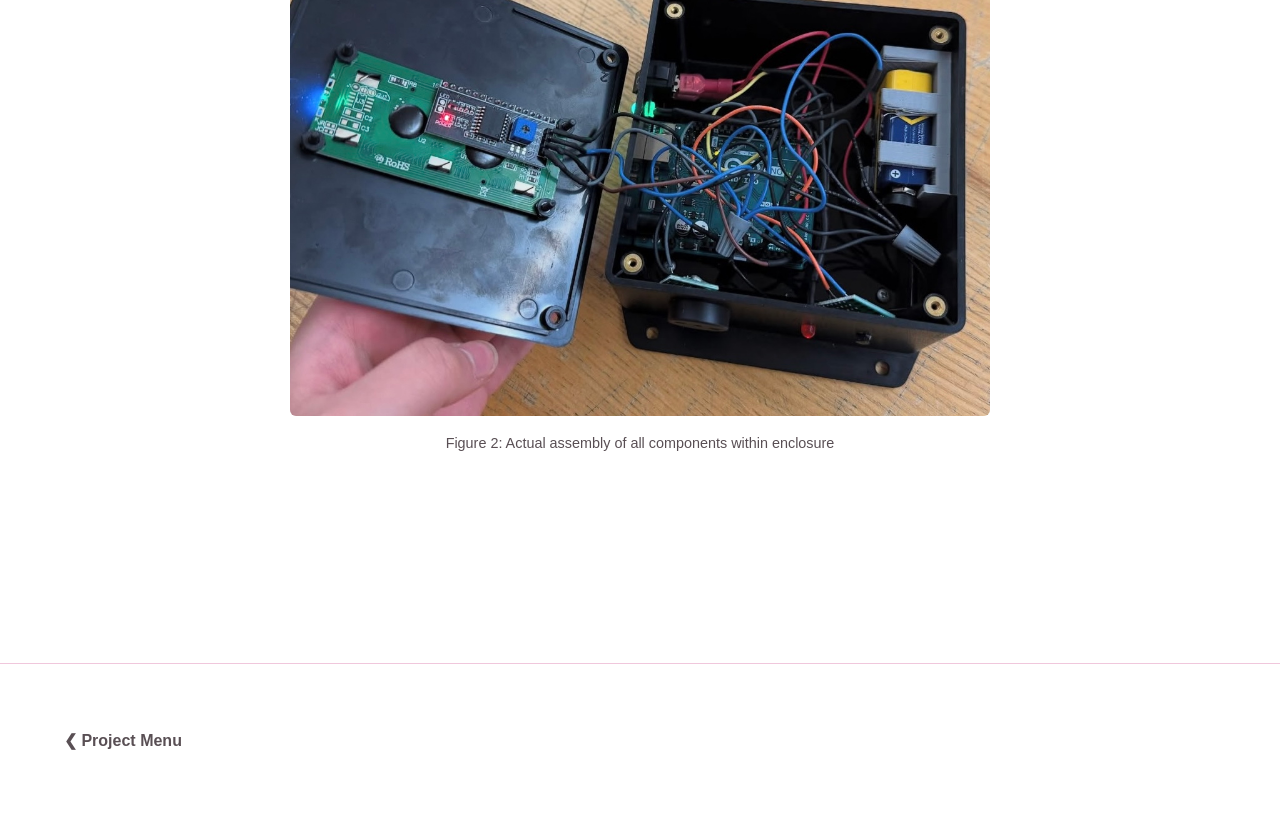
<file: TempSensor.html>
<!DOCTYPE html>
<html lang="en">
<head>
    <meta charset="UTF-8">
    <meta name="viewport" content="width=device-width, initial-scale=1.0">
    <title>Temperature Sensor | Doris Siu</title>
    
    <link rel="stylesheet" href="style.css">
</head>

<body>

    <nav class="navbar">
        <a href="index.html" class="logo">DoriSiu</a>

        <input type="checkbox" id="nav-trigger" class="menu-toggle">
        <label for="nav-trigger" class="hamburger">
            <span></span>
            <span></span>
            <span></span>
        </label>

        <div class="nav-links">
            <a href="index.html">Home</a>
            <a href="index.html#project">Project Menu</a>
            <a href="index.html#about">About</a>
            <a href="index.html#contact" class="nav-contact">Contact</a>
        </div>
    </nav>

    <main class="container">
        <section class="hero-split">
            <div class="hero-content">
                <h1>Temperature Sensor</h1>
                
                <div class="tag-cloud">
                    <span class="tag">Arduino IDE</span>
                    <span class="tag">Onshape</span>
                    <span class="tag">Circuit Design</span>
                    <span class="tag">3D Printing</span>
                    <span class="tag">Analog-to-Digital Conversion</span>
                    <span class="tag">Soldering</span>
                    <span class="tag">Infill Optimization</span>
                </div>

                <p>The objective was to design a temperature-sensing device that provides audio and visual alerts when readings drift outside the 70°F - 75°F range. I programmed the Arduino Uno logic and performed all component integration, including soldering wiring for durable electrical connections. The system utilizes a TMP36 sensor for temperature sensing and an I2C LCD for real-time display, with alerts delivered via a red LED and piezo buzzer.</p>
                <p>The device achieved its goals of accurate temperature measurement and effective notifications. However, its size and limited battery life pose challenges for portability and long-term use. Future improvements will focus on reducing size and enhancing battery efficiency. The system is valuable for applications in homes, offices, and environments requiring precise temperature control.</p>

                <div class="spec-grid">
                    <div class="spec-item">
                        <label>Role</label>
                        <span>Everything</span>
                    </div>
                    <div class="spec-item">
                        <label>Timeline</label>
                        <span>Sep-Dec 2024</span>
                    </div>
                    <div class="spec-item">
                        <label>Project Type</label>
                        <span>Academic (ENG EK131)</span>
                    </div>
                </div>
            </div>

            <div class="hero-img">
                <img src="PortPhotos/close-temp-noback.png" alt="Temperature Sensor Prototype">
            </div>
        </section>

        <section class="details">
            <h3>Techanical Report</h3>
            <p>For a detailed technical breakdown, you can view my project report linked below:</p>
            <ul class="detail-list">
                <li><a href="Papers/EK131 Final Report.pdf" style="color: #c974a0;">Temperature Sensor Report</a></li>
            </ul>

            <h3>CAD and Assembly Highlight</h3>
            
            <div class="media-wrap">
                <img src="PortPhotos/CADtempSense.png" alt="Onshape assembly">
                <p>Figure 1: Modeled assembly of all components on Onshape</p>
            </div>

            <div class="media-wrap">
                <img src="PortPhotos/open-temp-sense.jpg" alt="Actual assembly">
                <p>Figure 2: Actual assembly of all components within enclosure</p>
            </div>

    </main>

    <footer class="nav-footer">
        <a href="index.html#project">❮ Project Menu</a>
    </footer>

</body>
</html>
</file>
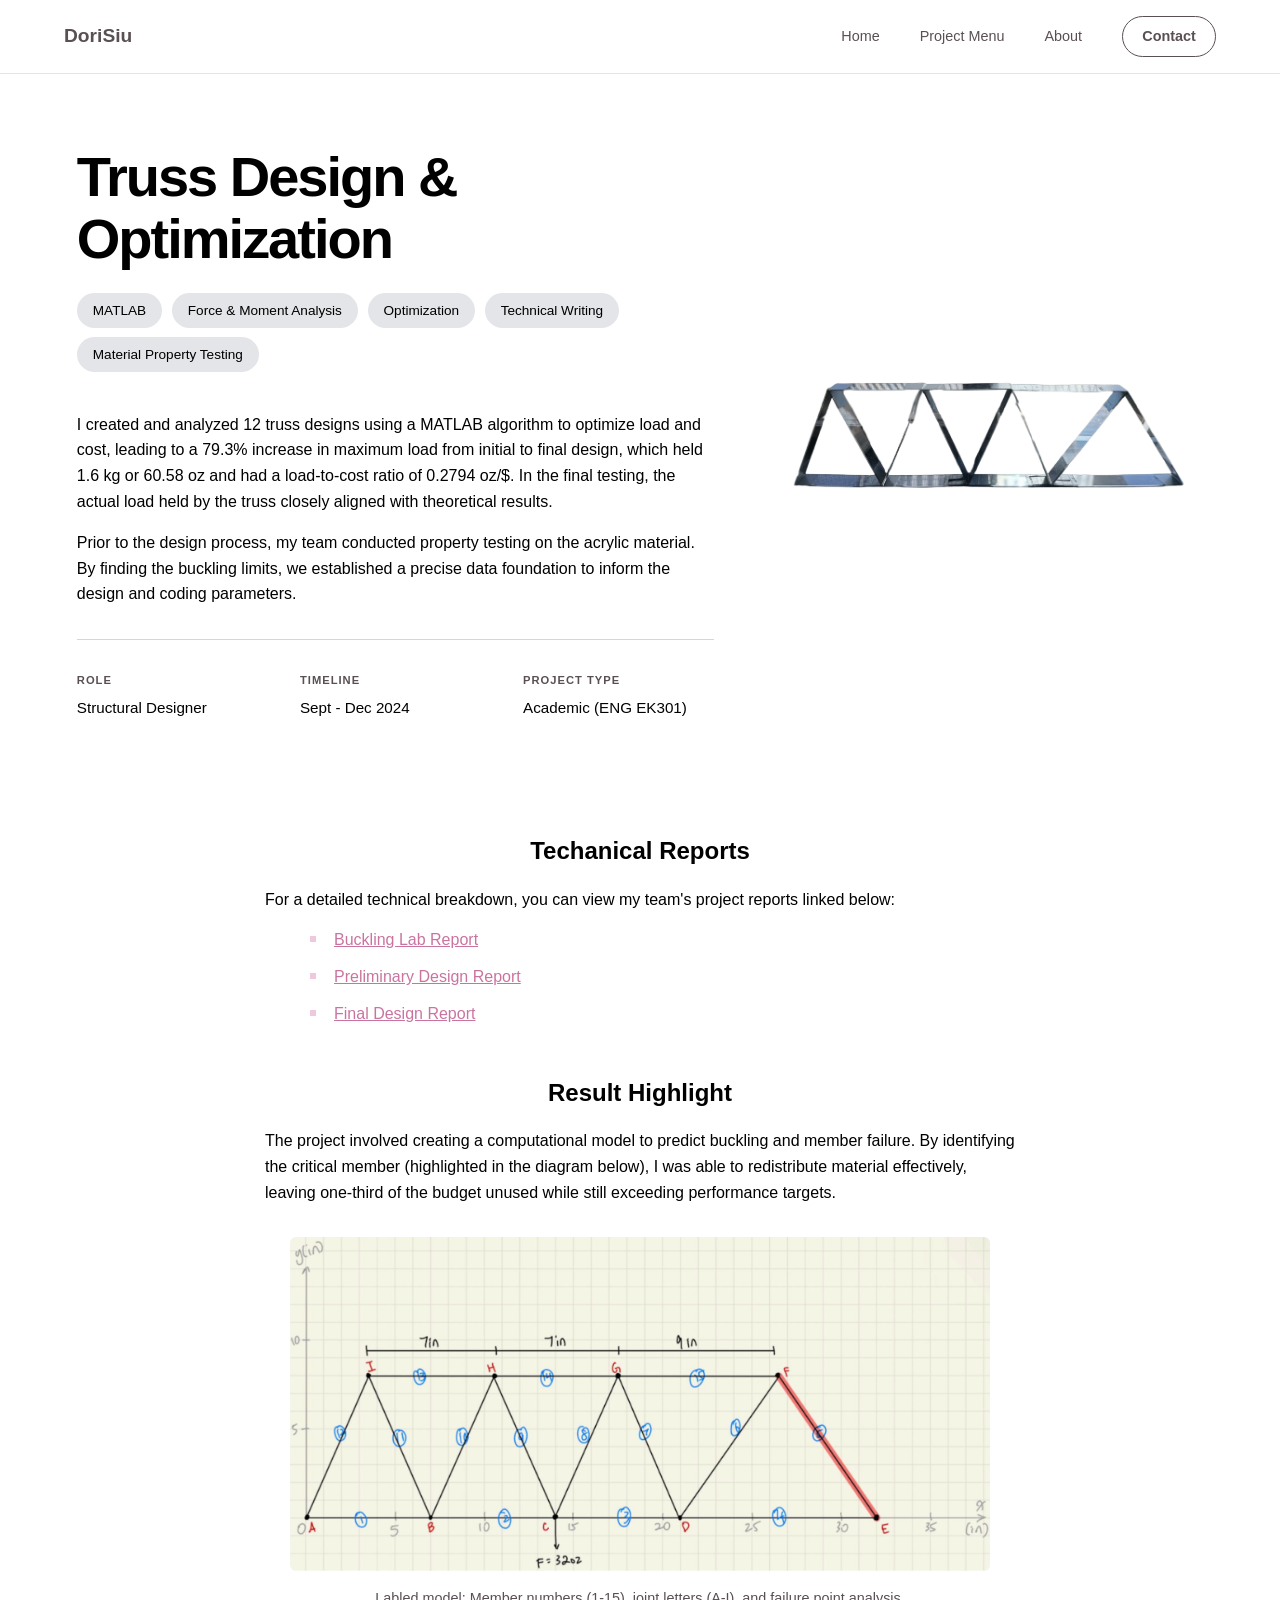
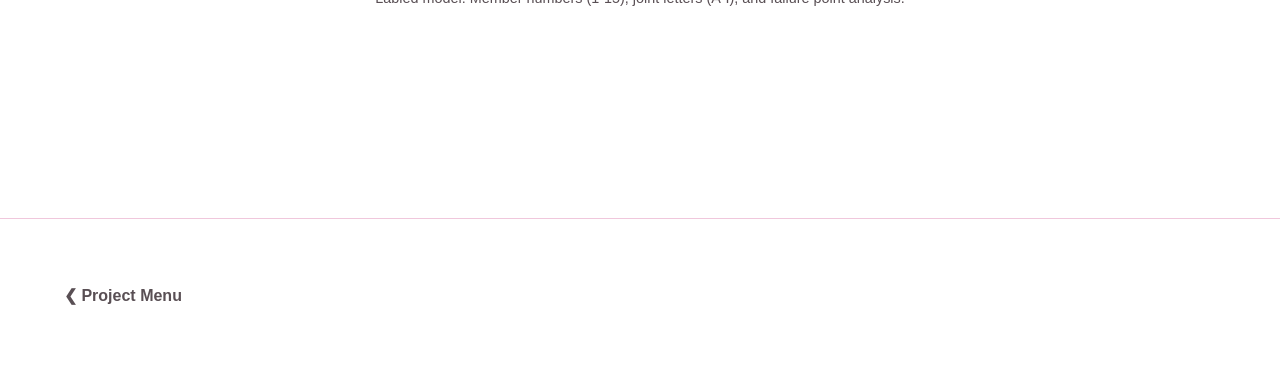
<file: Truss.html>
<!DOCTYPE html>
<html lang="en">
<head>
    <meta charset="UTF-8">
    <meta name="viewport" content="width=device-width, initial-scale=1.0">
    <title>Truss Design | Doris Siu</title>
    
    <link rel="stylesheet" href="style.css">
</head> 

<body>

    <nav class="navbar">
        <a href="index.html" class="logo">DoriSiu</a>

        <input type="checkbox" id="nav-trigger" class="menu-toggle">
        <label for="nav-trigger" class="hamburger">
            <span></span>
            <span></span>
            <span></span>
        </label>

        <div class="nav-links">
            <a href="index.html">Home</a>
            <a href="index.html#project">Project Menu</a>
            <a href="index.html#about">About</a>
            <a href="index.html#contact" class="nav-contact">Contact</a>
        </div>
    </nav>

    <main class="container">
        <section class="hero-split">
            <div class="hero-content">
                <h1>Truss Design & Optimization</h1>
                
                <div class="tag-cloud">
                    <span class="tag">MATLAB</span>
                    <span class="tag">Force & Moment Analysis</span>
                    <span class="tag">Optimization</span>
                    <span class="tag">Technical Writing</span>
                    <span class="tag">Material Property Testing</span>
                </div>

                <p>I created and analyzed 12 truss designs using a MATLAB algorithm to optimize load and cost, leading to a 79.3% increase in maximum load from initial to final design, which held 1.6 kg or 60.58 oz and had a load-to-cost ratio of 0.2794 oz/$. In the final testing, the actual load held by the truss closely aligned with theoretical results.</p>
                <p>Prior to the design process, my team conducted property testing on the acrylic material. By finding the buckling limits, we established a precise data foundation to inform the design and coding parameters.</p>

                <div class="spec-grid">
                    <div class="spec-item">
                        <label>Role</label>
                        <span>Structural Designer</span>
                    </div>
                    <div class="spec-item">
                        <label>Timeline</label>
                        <span>Sept - Dec 2024</span>
                    </div>
                    <div class="spec-item">
                        <label>Project Type</label>
                        <span>Academic (ENG EK301)</span>
                    </div>
                </div>
            </div>

            <div class="hero-img">
                <img src="PortPhotos/truss-noback.png" alt="Acrylic Truss Structure">
            </div>
        </section>

        <section class="details">
            <h3>Techanical Reports</h3>
            <p>For a detailed technical breakdown, you can view my team's project reports linked below:</p>
            <ul class="detail-list">
                <li><a href="Papers/EK301 Buckling Lab report.pdf" style="color: #c974a0;">Buckling Lab Report</a></li>
                <li><a href="Papers/EK301 Preliminary Truss Design.pdf" style="color: #c974a0;">Preliminary Design Report</a></li>
                <li><a href="Papers/EK301 Final Truss Design.pdf" style="color: #c974a0;">Final Design Report</a></li>
            </ul>

            <h3>Result Highlight</h3>
            <p>The project involved creating a computational model to predict buckling and member failure. By identifying the critical member (highlighted in the diagram below), I was able to redistribute material effectively, leaving one-third of the budget unused while still exceeding performance targets.</p>
        </section>

        <div class="media-wrap">
            <img src="PortPhotos/truss-paper-design.png" alt="Technical Truss Diagram">
            <p>Labled model: Member numbers (1-15), joint letters (A-I), and failure point analysis.</p>
        </div>

    </main>

    <footer class="nav-footer">
        <a href="index.html#project">❮ Project Menu</a>
    </footer>

</body>
</html>
</file>
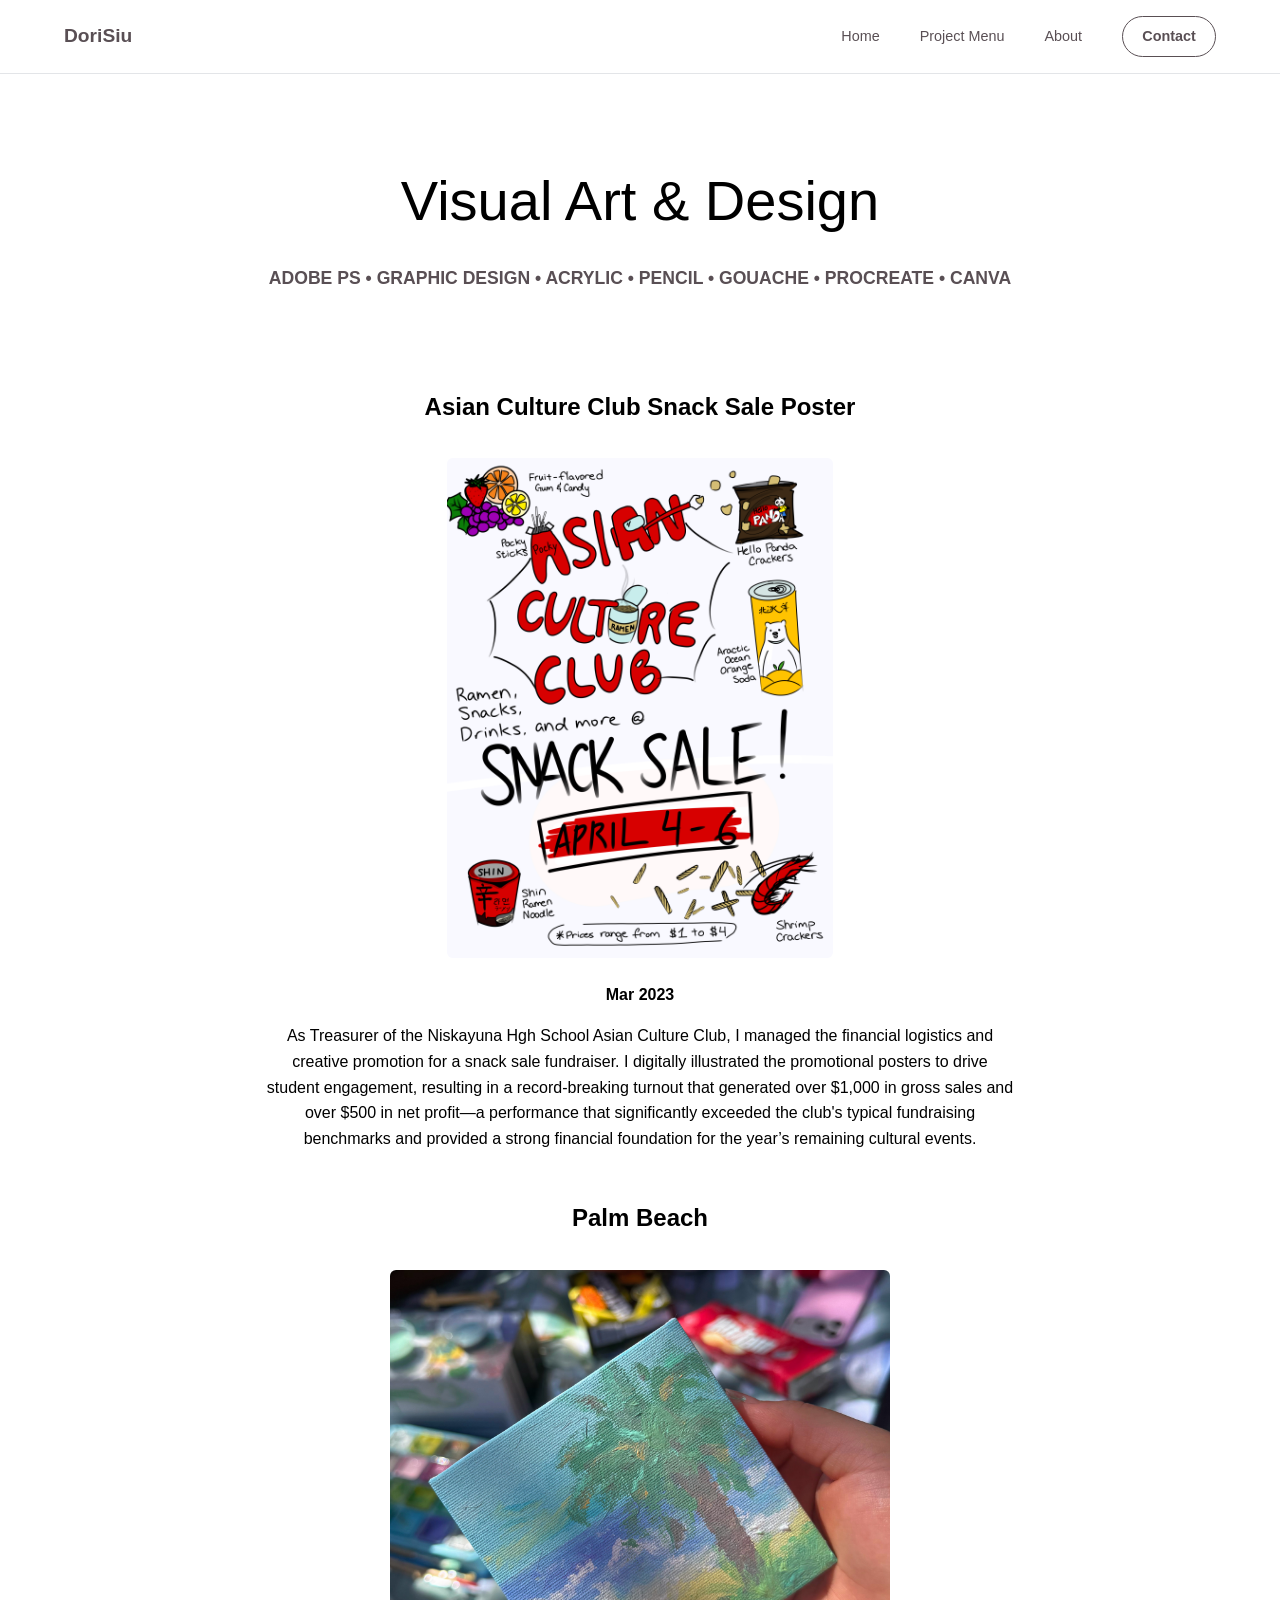
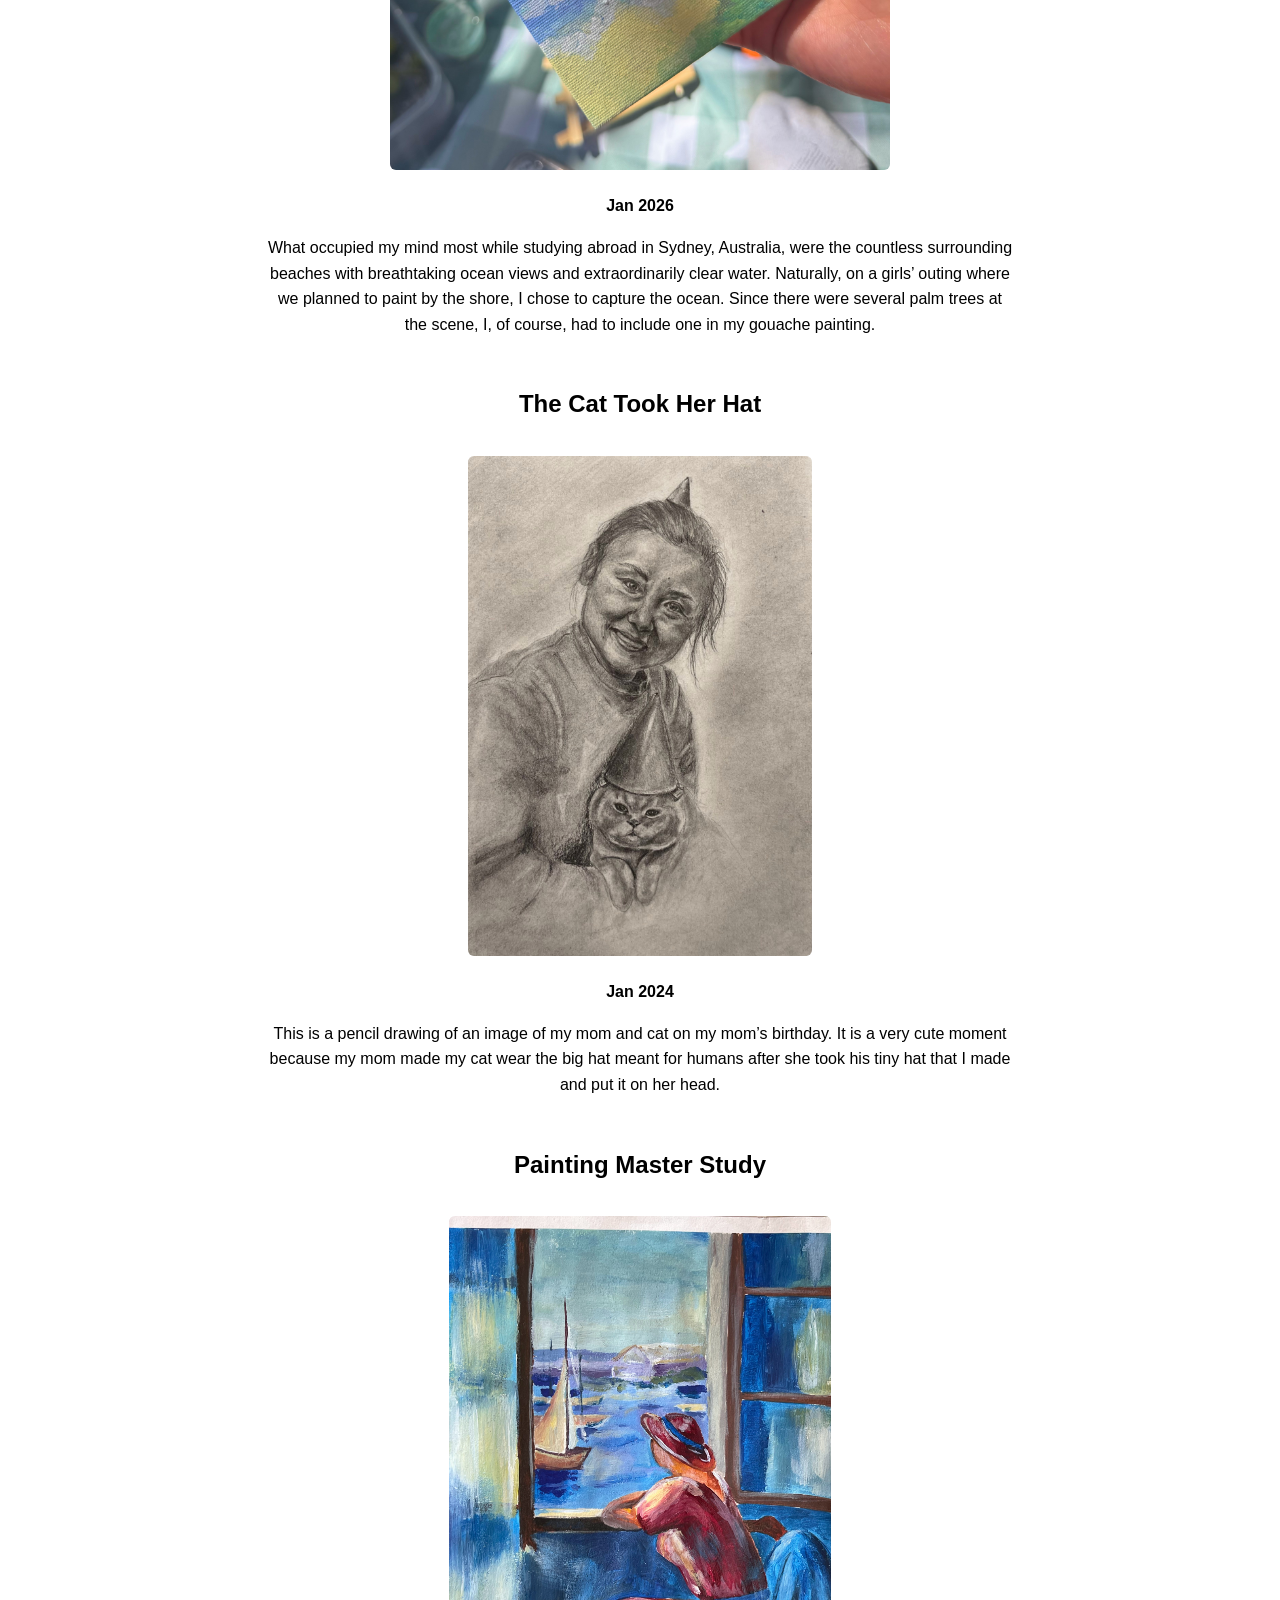
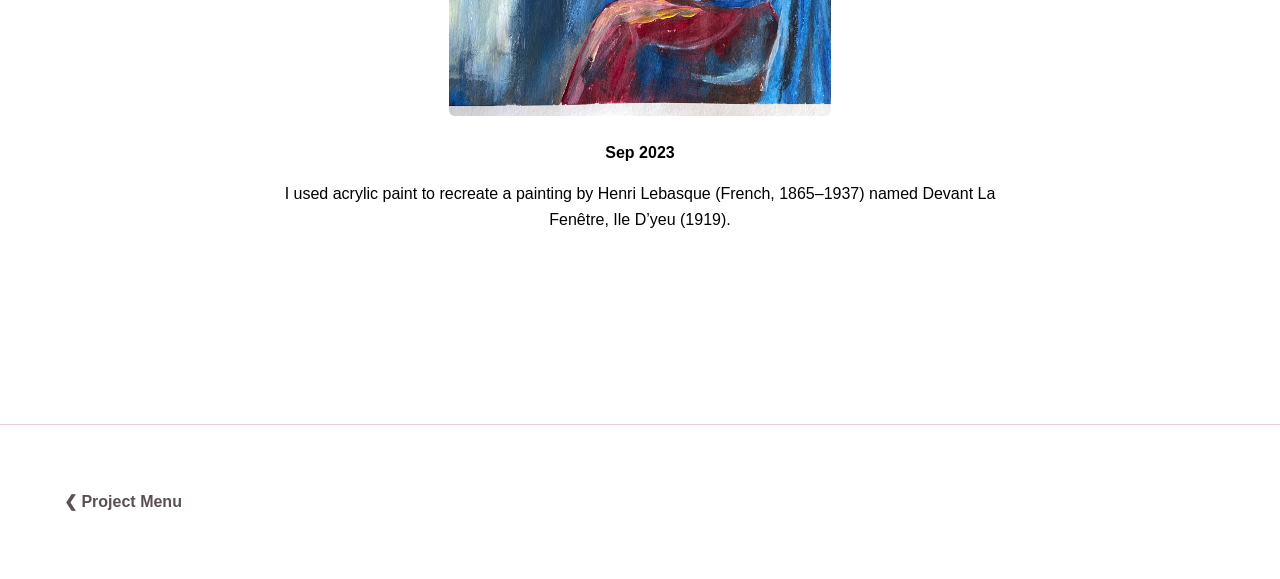
<file: Personal Proj/draw.html>
<!DOCTYPE html>
<html lang="en">
<head>
    <meta charset="UTF-8">
    <meta name="viewport" content="width=device-width, initial-scale=1.0">
    <title>Drawing & Painting | Doris Siu</title>
    <link rel="stylesheet" href="../style.css">
</head> 

<body class="personal">

    <nav class="navbar">
        <a href="../index.html" class="logo">DoriSiu</a>
        <input type="checkbox" id="nav-trigger" class="menu-toggle">
        <label for="nav-trigger" class="hamburger">
            <span></span>
            <span></span>
            <span></span>
        </label>
        <div class="nav-links">
            <a href="../index.html">Home</a>
            <a href="../index.html#project">Project Menu</a>
            <a href="../index.html#about">About</a>
            <a href="../index.html#contact" class="nav-contact">Contact</a>
        </div>
    </nav>

    <main class="container">
        
        <section class="details">
            <h5>Visual Art & Design</h5>
            <h4>Adobe PS • Graphic Design • Acrylic • Pencil • Gouache • Procreate • Canva</h4>

             <h3>Asian Culture Club Snack Sale Poster</h3>
            <div class="media-wrap">
                <img src="../PortPhotos/Asian Culture Poster (sample).png" alt="Asian Culture Club poster">
            </div>
            <p style="text-align: center;"><strong> Mar 2023</strong></p>
            <p style="text-align: center;">As Treasurer of the Niskayuna Hgh School Asian Culture Club, I managed the financial logistics and creative promotion for a snack sale fundraiser. I digitally illustrated the promotional posters to drive student engagement, resulting in a record-breaking turnout that generated over $1,000 in gross sales and over $500 in net profit—a performance that significantly exceeded the club's typical fundraising benchmarks and provided a strong financial foundation for the year’s remaining cultural events.</p>
            
            <h3>Palm Beach</h3>
            <div class="media-wrap">
                <img src="../PortPhotos/beach drawing.jpg" alt="Beach gouache painting">
            </div>
            <p style="text-align: center;"><strong>Jan 2026</strong></p>
            <p style="text-align: center;">What occupied my mind most while studying abroad in Sydney, Australia, were the countless surrounding beaches with breathtaking ocean views and extraordinarily clear water. Naturally, on a girls’ outing where we planned to paint by the shore, I chose to capture the ocean. Since there were several palm trees at the scene, I, of course, had to include one in my gouache painting.</p>

            <h3>The Cat Took Her Hat</h3>
            <div class="media-wrap">
                <img src="../PortPhotos/mom drawing.jpg" alt="Mom & cat pencil drawing">
            </div>
            <p style="text-align: center;"><strong>Jan 2024</strong></p>
            <p style="text-align: center;">This is a pencil drawing of an image of my mom and cat on my mom’s birthday. It is a very cute moment because my mom made my cat wear the big hat meant for humans after she took his tiny hat that I made and put it on her head.</p>

            <h3>Painting Master Study</h3>
            <div class="media-wrap">
                <img src="../PortPhotos/front window drawing.jpg" alt="Master study of painting">
            </div>
            <p style="text-align: center;"><strong>Sep 2023</strong></p>
            <p style="text-align: center;">I used acrylic paint to recreate a painting by Henri Lebasque (French, 1865–1937) named Devant La Fenêtre, Ile D’yeu (1919).</p>
            
        </section>

    </main>

    

    <footer class="nav-footer">
        <a href="../index.html#project">❮ Project Menu</a>
    </footer>

</body>
</html>
</file>
<file: style.css>
:root {
    --bg: white;
    --bigtext: black;
    --smalltext: #594F54;
    --line: #F0C7DC;
    --gray: #E3E5E8;
    --box: #FFF0F7;
    --shadow: 2px 2px 5px black;
    --secshadow: 8px 12px 30px var(--gray);
    --transition: all 0.3s cubic-bezier(0.25, 0.8, 0.25, 1);
}

* {
    box-sizing: border-box;
    -webkit-font-smoothing: antialiased;
}

body {
    font-family: 'Inter', -apple-system, sans-serif;
    background-color: var(--bg);
    color: var(--bigtext);
    margin: 0;
    line-height: 1.6;
}

h6 {
    text-align: center;
    font-size: 5.5rem;
    text-transform: uppercase;
    margin: 6rem 6% 6rem;
    color: black; 
    font-weight: 515;
}

/* --- Navigation & Hamburger Logic --- */
.navbar {
    display: flex;
    justify-content: space-between;
    align-items: center;
    padding: 1rem 5%;
    position: sticky;
    top: 0;
    background: var(--bg);
    backdrop-filter: blur(10px);
    border-bottom: 1px solid var(--gray);
    z-index: 2000;
}

.logo { font-weight: 600; text-decoration: none; color: var(--smalltext); font-size: 1.2rem; }

.nav-links { 
    display: flex; 
    align-items: center; 
    gap: 2.5rem; 
}

.nav-links a { 
    text-decoration: none; 
    color: var(--smalltext); 
    font-size: 0.9rem; 
    transition: var(--transition); 
    white-space: nowrap;
}

.nav-links a:hover { color: var(--bigtext); }

.nav-contact {
    border: 1px solid var(--smalltext);
    padding: 0.5rem 1.2rem;
    border-radius: 50px;
    font-weight: 600 !important;
}

    /* Hamburger Elements */
    .menu-toggle { display: none; }
    .hamburger {
        display: none;
        cursor: pointer;
        flex-direction: column;
        gap: 5px;
    }
    .hamburger span {
        display: block;
        width: 25px;
        height: 2px;
        background: var(--smalltext);
        transition: 0.3s;
    }

/* --- Hero Section --- */
.hero-viewport {
    position: relative;
    width: 100%;
    min-height: 140vh; 
    display: flex;
    flex-direction: column;
    justify-content: flex-start;
    align-items: flex-start; /* Centers your text vertically */
    overflow: hidden;
    background: var(--bg); 
}

.hero-bg {
    position: absolute;
    top: 0;
    left: 0;
    width: 100%;
    height: 100%;
    object-fit: cover;
    object-position: 50% 100%;
    z-index: 1;     
}

header {
    z-index: 2; 
    padding: 0 6%; 
    margin-top: 17vh;
}

h1 { 
    font-size: 4.5rem; 
    font-weight: 600; 
    margin: 0; 
    letter-spacing: -2px; 
    color: white; 
    text-shadow: var(--shadow) ;
}

.hero-sub { 
    font-size: 1.4rem; 
    color: white; 
    font-weight: 300; 
    margin-top: 1.5rem; 
    max-width: 800px; 
    text-shadow: var(--shadow) ;
}

/* --- Project Grid --- */
.container { padding: 0 6% 7rem; }
.section-title { font-size: 1.6rem; text-transform: uppercase; letter-spacing: 2px; color: var(--smalltext); margin-bottom: 2.5rem; font-weight: 700; text-align: center; width: 100%;}
.project-grid { display: grid; grid-template-columns: repeat(auto-fill, minmax(350px, 1fr)); gap: 2rem; }
.project-card { border-radius: 20px; overflow: hidden; background: var(--bg); transition: var(--transition); text-decoration: none; display: block; box-shadow: 0 10px 30px rgba(0, 0, 0, 0.05);}
.project-card:hover { transform: translateY(-8px); box-shadow: var(--secshadow); }
.project-card img { width: 100%; height: 350px; object-fit: cover; }
.project-info { padding: 1rem 1.8rem 1.1rem ; background: var(--bg); }
.project-info h4 { margin: 0; font-size: 1.3rem; color: var(--bigtext); text-align: center; width: 100%;}
.project-info p { margin: 5px 0 10px; font-size: .9rem; color: var(--smalltext); text-align: center; width: 100%;}
.more-projects {display: flex; flex-direction: column; align-items: center; justify-content: center; min-height: 350px; text-align: center;}
.project-info h5 { margin: 0; font-size: 1.5rem; color: var(--bigtext); text-align: center; width: 100%;}
.more-projects .small-line {width: 30px; height: 2px; background: var(--line); margin: 15px auto;}

/* --- About Section --- */
.about-section {
    background: var(--box);
    padding: 6rem 6%;
    display: grid;
    grid-template-columns: 1fr 1fr;
    gap: 4rem;
    align-items: center;
    border-top: 1px solid var(--gray);
    border-bottom: 1px solid var(--gray);
    margin-top: 4rem;
}

.about-section div:first-child {
    display: flex;
    flex-direction: column;
    align-items: center;    
    justify-content: center; 
    text-align: center;
}
.about-content p { font-size: 1rem; color: var(--smalltext); margin-bottom: 1.5rem; }

.about-content img {
    max-width: 100%;
    max-height: 350px;
    height: auto;
    border-radius: 8px;
    display: block;
    margin: 0 auto;
}

@media (max-width: 800px) {
    .about-section {
        grid-template-columns: 1fr; 
        text-align: center;
    }
}
/* --- Footer --- */
.footer-main { text-align: center; padding: 4rem 5%; color: var(--smalltext); font-size: 0.9rem; }

/* --- Mobile Responsiveness --- */
@media (max-width: 800px) {
    .hamburger { display: flex; }

    .nav-links {
        display: none;
        position: absolute;
        top: 100%;
        left: 0;
        width: 100%;
        background: var(--bg);
        backdrop-filter: blur(10px);
        flex-direction: column;
        padding: 2rem;
        gap: 1.5rem;
        border-bottom: 1px solid var(--border);
        box-shadow: 0 10px 20px rgba(0,0,0,0.05);
    }

    .menu-toggle:checked ~ .nav-links { display: flex; }
    
    /* Hamburger to X Animation */
    .menu-toggle:checked ~ .hamburger span:nth-child(1) { transform: translateY(7px) rotate(45deg); }
    .menu-toggle:checked ~ .hamburger span:nth-child(2) { opacity: 0; }
    .menu-toggle:checked ~ .hamburger span:nth-child(3) { transform: translateY(-7px) rotate(-45deg); }

    /* Hero/About adjustments */
    .hero-viewport {min-height: 100vh;}
    h1 { font-size: 3.5rem; }
    .hero-sub {font-size: 1.2rem; max-width: 500px;}
    .about-section { grid-template-columns: 1fr; gap: 2rem; }
    .project-grid { grid-template-columns: 1fr; }

    h6 {font-size: 4rem;}
}

/* --- Project Page Layout --- */
.hero-split {
    display: grid;
    grid-template-columns: 1.2fr 0.8fr; 
    gap: 4rem;
    align-items: center;
    padding: 4rem 0;
}

.hero-content h1 {
    font-size: 3.5rem;
    margin: 0.5rem 0 1.5rem;
    line-height: 1.1;
    color: var(--bigtext);
    text-shadow: none;
}

.hero-img {
    display: flex;
    justify-content: center;
    align-items: center;
}

.hero-img img {
    width: 100%;
    max-width: 100%;
    max-height: 500px;
    object-fit: contain;
    display: block;
    margin: 0 auto;
}

.personal .hero-img img{
    object-fit: cover;
    border-radius: 10px;
}


    /* Tags & Specs for Skills */
    .tag-cloud {
        display: flex;
        flex-wrap: wrap;
        gap: 0.6rem;
        margin: 1.5rem 0 2.5rem;
    }

    .tag {
        background: var(--gray);
        color: var(--bigtext);
        padding: 0.4rem 1rem;
        border-radius: 100px;
        font-size: 0.85rem;
    }

    .personal .tag {
        background: var(--line);
    }

    .tag2 {
        background: var(--gray);
        color: var(--bigtext);
        padding: 0.4rem 1rem;
        border-radius: 100px;
        font-size: 0.85rem;
    }

    .spec-grid {
        display: grid;
        grid-template-columns: repeat(3, 1fr);
        gap: 2rem;
        border-top: 1px solid var(--line);
        padding-top: 2rem;
        margin-top: 2rem;
        font-weight: 500;
    }

    .spec-item label {
        display: block;
        font-size: 0.7rem;
        text-transform: uppercase;
        color: var(--smalltext);
        letter-spacing: 1px;
        font-weight: 700;
        margin-bottom: 0.3rem;
    }

    .spec-item span {
        font-weight: 500;
        font-size: 0.95rem;
    }

    /* Details Section */
    .details {
        max-width: 750px;
        margin: 1rem auto; 
        text-align: center; 
    }

    .details h3 {
        font-size: 1.5rem;
        margin: 3rem auto 1rem;
        color: var(--bigtext);
    }

    .details h4 {
        font-size: 1.1rem;
        text-transform: uppercase;
        text-align: left;
        color: var(--smalltext);
        margin: 1.7rem 0 0;
    }
    
    .details h5 {
        font-size: 3.5rem;
        margin: 6rem 0 2rem;
        font-weight: 530;
        line-height: 1.1;
        color: var(--bigtext);
        text-shadow: none;
        text-align: center;

    }

    .personal .details h4{
        text-align: center;
        margin: 0 0 6rem;
    }

    .details p {
        margin-top: 1rem;
        color: var(--bigtext);
        text-align: left;
    }

    .detail-list {
        list-style: none;
        padding: 0;
        margin: 1rem auto 2rem;
        text-align: left;
        max-width: 660px;
    }

    .detail-list li {
        position: relative;
        padding-left: 1.5rem;
        margin-bottom: 0.8rem;
        color: var(--bigtext);
        font-size: 1rem;
        line-height: 1.5;
    }

    .detail-list li::before {
        content: "";
        position: absolute;
        left: 0;
        top: 0.5rem; 
        width: 6px;
        height: 6px;
        background: var(--line);
    }

    /* Spec Table */
    .table-container {
        margin: 1.3rem auto 2.5rem;
        width: 100%;
    }

    .spec-table {
        width: 100%;
        margin: 0 auto; 
        border-collapse: collapse;
        background: var(--bg);
        border: 1px solid var(--line);
        border-radius: 5px;
        overflow: hidden;
    }

    .spec-table th {
        background: var(--gray);
        color: var(--smalltext);
        padding: 0.7rem;
        text-align: left;
        font-size: 0.9rem;
        text-transform: uppercase;
        border-bottom: 2px solid var(--line);
    }

    .spec-table td {
        padding: 0.7rem;
        text-align: left;
        color: var(--bigtext);
        border-bottom: 1px solid var(--line);
        font-size: 0.9rem;
    }

    .trouble-table {
        width: 100%;
        margin: 0 auto; 
        border-collapse: collapse;
        background: var(--box);
        border: 1px solid var(--gray);
        border-radius: 5px;
        overflow: hidden;
    }

    .trouble-table th {
        background: var(--smalltext);
        color: var(--bg);
        padding: 0.7rem;
        text-align: center;
        font-size: 0.9rem;
        border-bottom: 2px solid var(--gray);
    }

    .trouble-table td {
        padding: 0.7rem;
        text-align: left;
        color: var(--bigtext);
        border-bottom: 1px solid var(--gray);
        font-size: 0.9rem;
    }

    /* Video & Media*/
    .media-wrap {
        max-width: 700px;
        margin: 2rem auto 0;
        text-align: center;
    }

    .media-wrap video, .media-wrap img {
        display: inline-block;
        width: auto;
        height: auto;
        max-width: 100%;
        max-height: 500px;
        border-radius: 6px;
        object-fit: contain;
    }
    
    .media-wrap p {
        color: var(--smalltext);
        font-size: .9rem;
        text-align: center;
        margin: .5rem auto 2rem;
        white-space: normal;
    }

    .personal .media-wrap p{
        margin: .5rem auto .5rem;
    }


/* Project Navigation Footer */
    .nav-footer {
        display: flex;
        justify-content: space-between;
        padding: 4rem 5%;
        border-top: 1px solid var(--line);
        margin-top: 4rem;
    }

    .nav-footer a {
        text-decoration: none;
        color: var(--smalltext);
        font-weight: 600;
        transition: var(--transition);
    }

    .nav-footer a:hover {
        opacity: 0.7;
    }

    /* Mobile Adjustments for Projects */
    @media (max-width: 850px) {
        .hero-split {
            grid-template-columns: 1fr;
            gap: 2rem;
            padding: 2rem 0;
        }
        
        .hero-content h1 {
            font-size: 2.5rem;
        }

        .spec-grid {
            grid-template-columns: 1fr 1fr; /* Stack specs 2-wide on mobile */
        }

        .media-wrap {
            border-radius: 12px;
        }
    }

/* --- Contact Section --- */
.contact-section {
    max-width: 1100px;
    margin: 0 auto;
    padding: 8rem 6%;
    display: grid;
    grid-template-columns: 1fr 1fr;
    gap: 4rem;
}

.contact-header h1 { font-size: 2.5rem; margin: 0 0 1.5rem; line-height: 1.1; color: var(--bigtext); text-shadow: none; margin-bottom: 3rem;}
.contact-header p { font-size: 1.2rem; color: var(--smalltext); max-width: 400px; margin-bottom: 3rem; }

.method-item { margin-bottom: 2rem; }
.method-item h4 { font-size: 0.75rem; text-transform: uppercase; letter-spacing: 2px; color: var(--bigtext); margin-bottom: 0.5rem; }
.method-item a { font-size: 1.2rem; color: var(--smalltext); text-decoration: none; font-weight: 600; transition: var(--transition); }
.method-item a:hover { color: var(--smalltext); }

/* --- Contact Form Style --- */
#contact-form {
    background: var(--gray);
    padding: 3rem;
    border-radius: 32px;
    display: flex;
    flex-direction: column;
    gap: 1.5rem;
}

.form-group { display: flex; flex-direction: column; gap: 0.5rem; }
.form-group label { font-size: 0.85rem; font-weight: 600; color: var(--smalltext); }

input, textarea {
    padding: 1rem;
    border: 1px solid var(--box);
    border-radius: 12px;
    font-family: inherit;
    font-size: 1rem;
    background: var(--bg);
    transition: var(--transition);
}

input:focus, textarea:focus { outline: none; border-color: var(--gray); }

#submit-btn {
    background: var(--smalltext);
    color: white;
    border: none;
    padding: 1rem 2rem;
    border-radius: 12px;
    font-weight: 600;
    font-size: 1rem;
    cursor: pointer;
    transition: var(--transition);
}

#submit-btn:hover { background: var(--accent); transform: translateY(-2px); }
#submit-btn:disabled { background: var(--secondary); cursor: not-allowed; transform: none; }

#status-msg { font-size: 0.9rem; font-weight: 600; text-align: center; display: none; margin-top: 1rem;}
#status-msg.success { color: #2e7d32; display: block; }
#status-msg.error { color: #d32f2f; display: block; }

@media (max-width: 850px) { 
    .contact-section { grid-template-columns: 1fr; padding: 4rem 6%; } 
}
</file>
